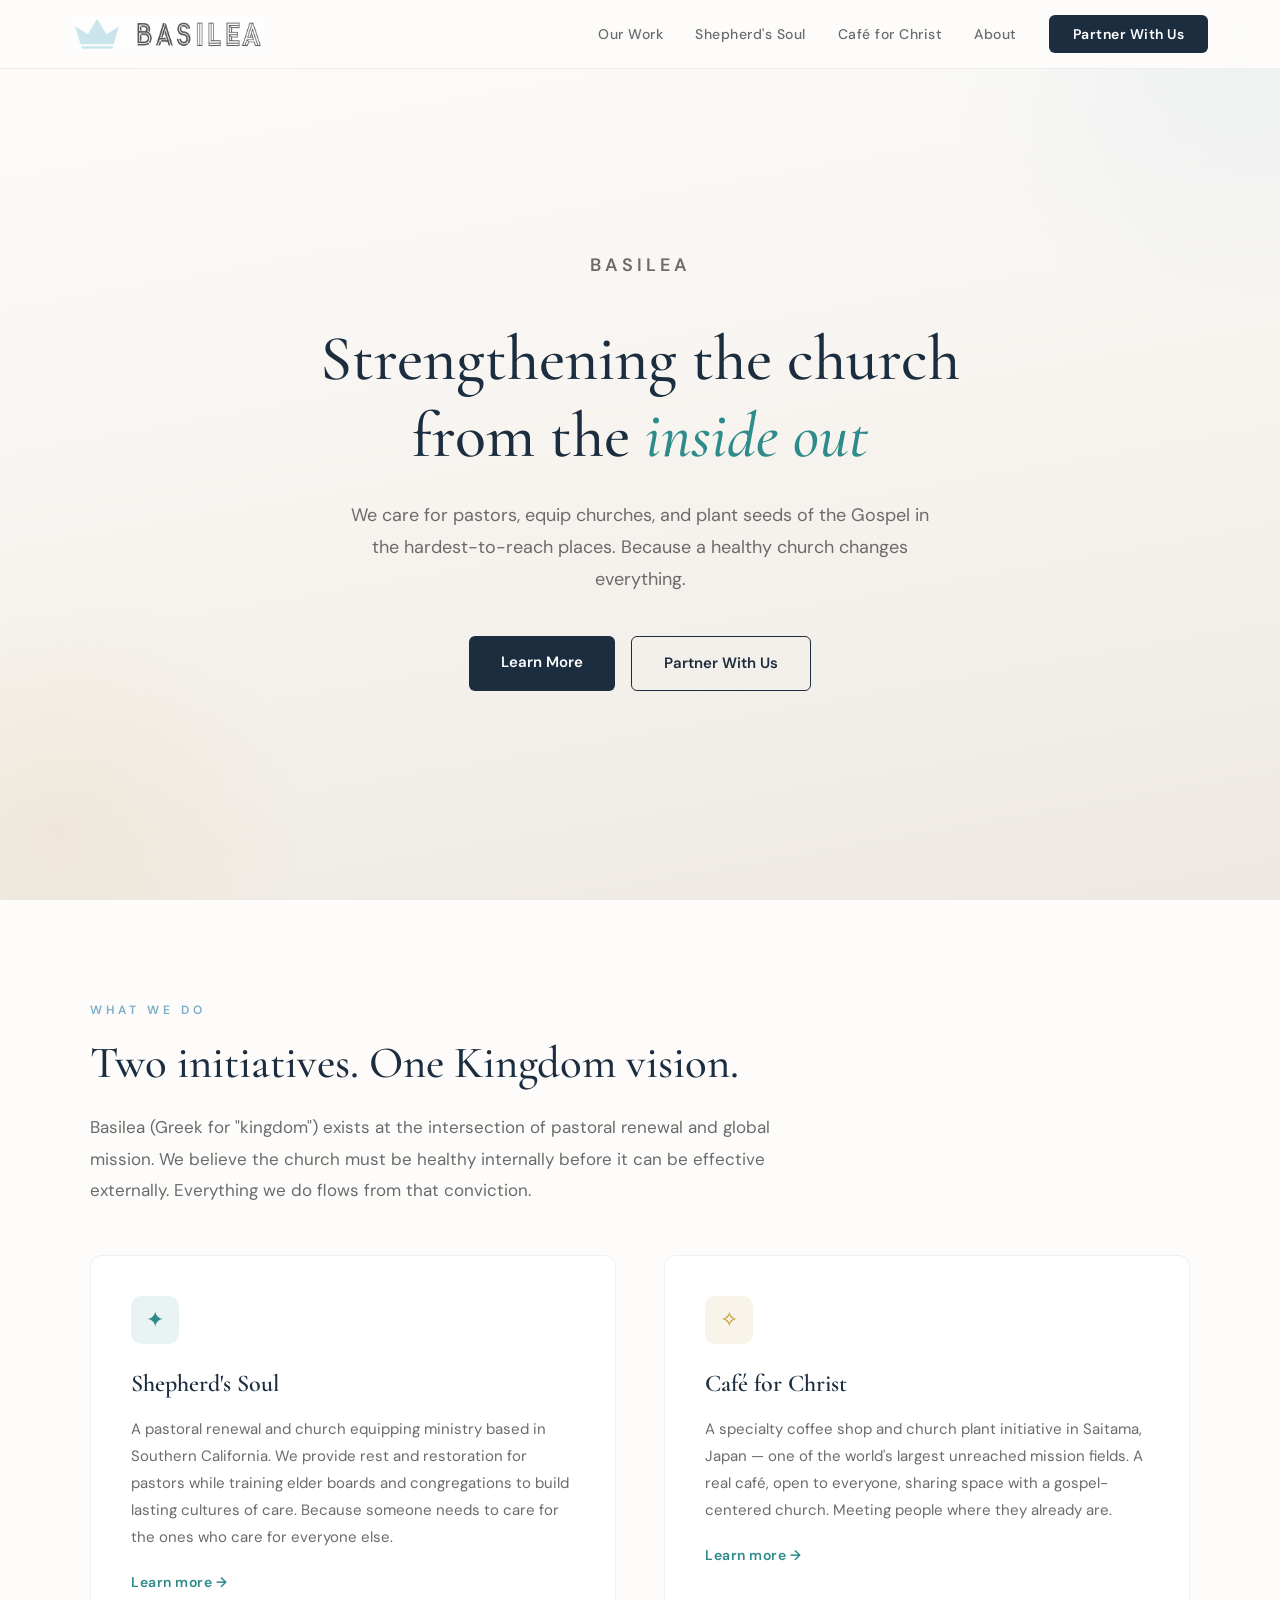
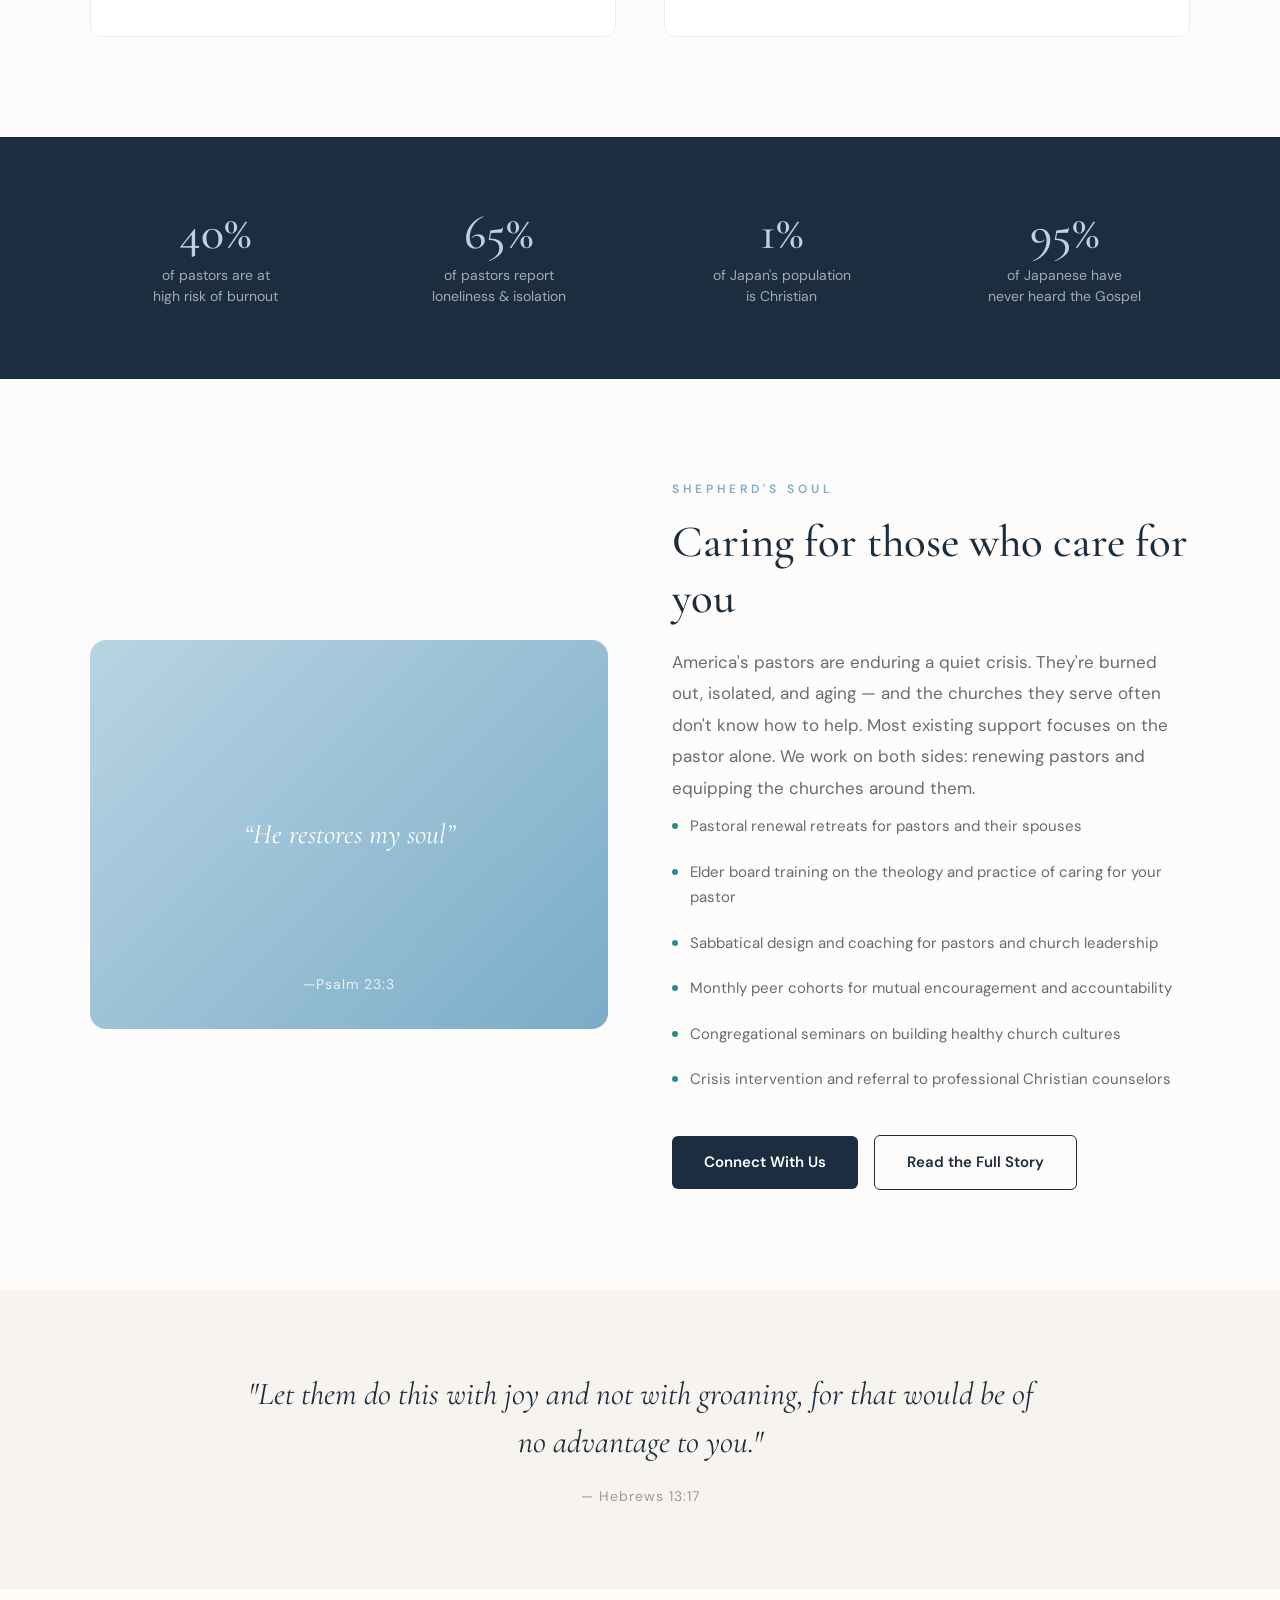
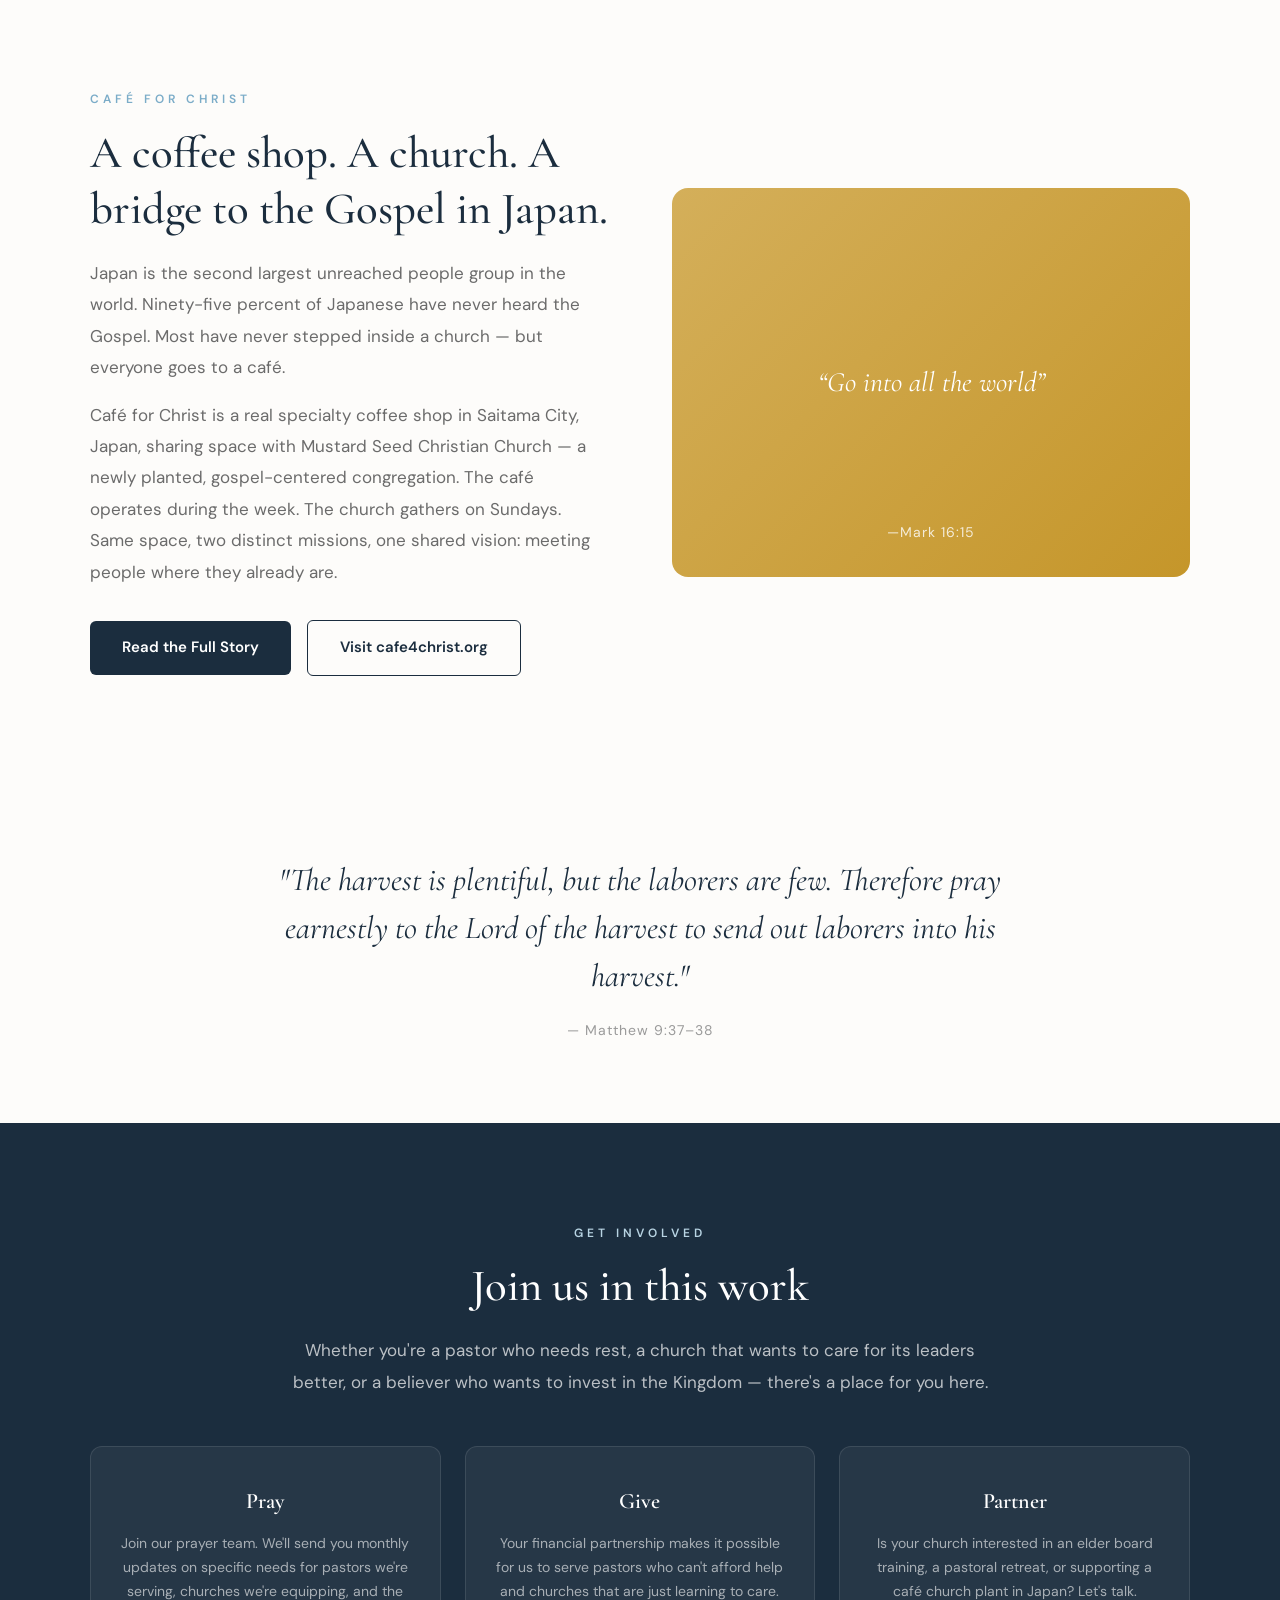
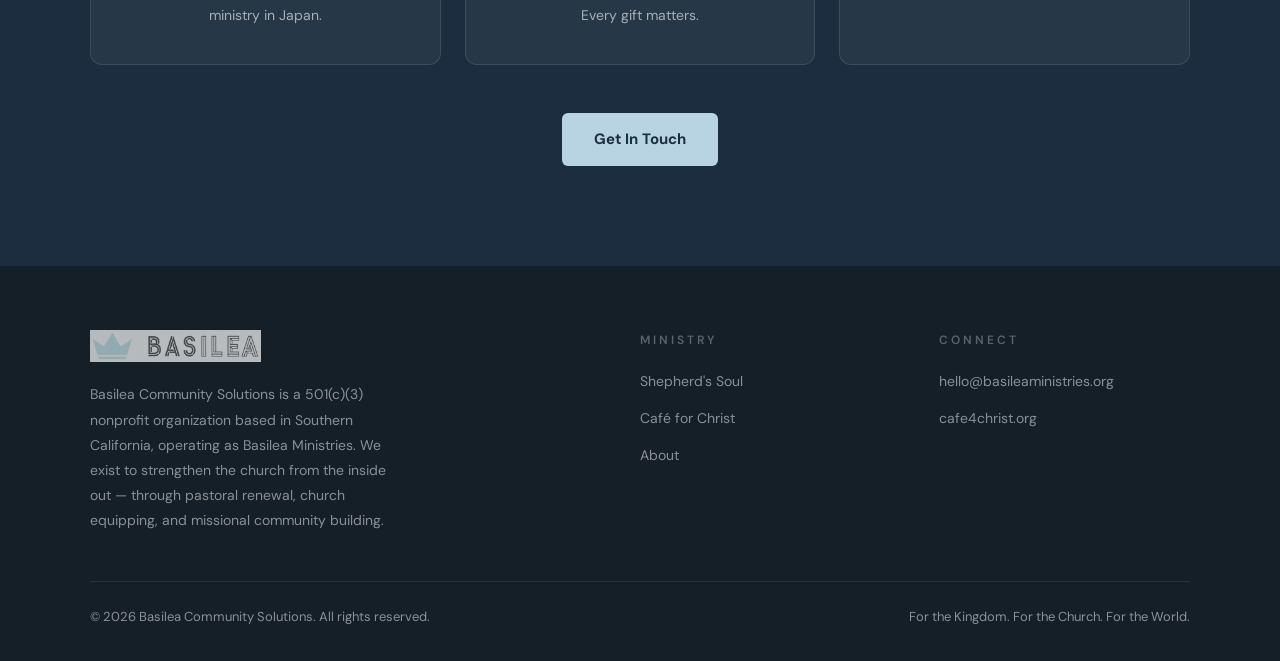
<file: index.html>
<!DOCTYPE html>
<html lang="en">
<head>
<meta charset="UTF-8">
<meta name="viewport" content="width=device-width, initial-scale=1.0">
<title>Basilea Ministries — For the Kingdom. For the Church. For the World.</title>
<meta name="description" content="Basilea Ministries exists to strengthen the church from the inside out through pastoral renewal, church equipping, and missional community building.">
<link rel="icon" type="image/png" href="basilea-logo.png">
<link rel="preconnect" href="https://fonts.googleapis.com">
<link rel="preconnect" href="https://fonts.gstatic.com" crossorigin>
<link rel="stylesheet" href="styles.css">
<style>
/* Homepage-specific styles */
.hero {
  min-height: 100vh;
  display: flex; align-items: center; justify-content: center;
  text-align: center;
  background: linear-gradient(170deg, var(--cream) 0%, var(--warm) 50%, var(--warm-dark) 100%);
  padding: 120px 32px 80px;
  position: relative; overflow: hidden;
}
.hero::before {
  content: '';
  position: absolute; top: -30%; right: -20%;
  width: 600px; height: 600px;
  background: radial-gradient(circle, rgba(184,212,227,0.2) 0%, transparent 70%);
  border-radius: 50%;
}
.hero::after {
  content: '';
  position: absolute; bottom: -20%; left: -15%;
  width: 500px; height: 500px;
  background: radial-gradient(circle, rgba(197,150,42,0.08) 0%, transparent 70%);
  border-radius: 50%;
}
.hero-content { max-width: 800px; position: relative; z-index: 1; }
.hero-tagline {
  font-family: var(--sans); font-size: 12px; font-weight: 600;
  letter-spacing: 4px; text-transform: uppercase; color: var(--crown-deep);
  margin-bottom: 24px;
  opacity: 0; animation: fadeUp 0.8s 0.2s forwards;
}
.hero h1 {
  font-family: var(--serif); font-weight: 500;
  font-size: clamp(2.4rem, 5vw, 4rem);
  line-height: 1.2; color: var(--navy);
  margin-bottom: 24px;
  opacity: 0; animation: fadeUp 0.8s 0.4s forwards;
}
.hero h1 em { font-style: italic; color: var(--teal); }
.hero p {
  font-size: 18px; color: var(--text-light);
  max-width: 600px; margin: 0 auto 40px; line-height: 1.8;
  opacity: 0; animation: fadeUp 0.8s 0.6s forwards;
}
.hero-buttons {
  display: flex; gap: 16px; justify-content: center; flex-wrap: wrap;
  opacity: 0; animation: fadeUp 0.8s 0.8s forwards;
}
.ss-layout, .cafe-layout {
  display: grid; grid-template-columns: 1fr 1fr; gap: 64px; align-items: center;
}
.ss-image, .cafe-image {
  border-radius: 16px; aspect-ratio: 4/3;
  display: flex; align-items: center; justify-content: center;
  color: var(--white); font-family: var(--serif);
  font-size: 20px; font-style: italic; text-align: center;
  padding: 40px; position: relative; overflow: hidden;
}
.ss-image { background: linear-gradient(135deg, var(--crown) 0%, var(--crown-deep) 100%); }
.ss-image::before { content: '\201CHe restores my soul\201D'; display: block; font-size: 28px; line-height: 1.4; }
.ss-image::after { content: '\2014 Psalm 23:3'; position: absolute; bottom: 32px; font-size: 14px; font-style: normal; opacity: 0.8; font-family: var(--sans); letter-spacing: 1px; }
.cafe-image { background: linear-gradient(135deg, var(--gold-soft) 0%, var(--gold) 100%); }
.cafe-image::before { content: '\201CGo into all the world\201D'; display: block; font-size: 28px; line-height: 1.4; }
.cafe-image::after { content: '\2014 Mark 16:15'; position: absolute; bottom: 32px; font-size: 14px; font-style: normal; opacity: 0.8; font-family: var(--sans); letter-spacing: 1px; }
.ss-features { list-style: none; margin-bottom: 32px; }
.ss-features li {
  padding: 10px 0; font-size: 15px; color: var(--text-light);
  display: flex; align-items: flex-start; gap: 12px;
}
.ss-features li::before {
  content: ''; display: block; min-width: 6px; height: 6px;
  border-radius: 50%; background: var(--teal); margin-top: 9px;
}
@media (max-width: 768px) {
  .ss-layout, .cafe-layout { grid-template-columns: 1fr; }
  .cafe-layout .cafe-image { order: -1; }
}
</style>
</head>
<body>

<!-- NAV -->
<nav>
  <div class="nav-inner">
    <a href="#" class="logo-mark">
      <img src="basilea-logo.png" alt="Basilea Ministries">
    </a>
    <button class="nav-toggle" onclick="document.querySelector('.nav-links').classList.toggle('open')" aria-label="Menu">
      <span></span><span></span><span></span>
    </button>
    <ul class="nav-links">
      <li><a href="#about">Our Work</a></li>
      <li><a href="shepherds-soul.html">Shepherd's Soul</a></li>
      <li><a href="cafe-for-christ.html">Café for Christ</a></li>
      <li><a href="about.html">About</a></li>
      <li><a href="#involve" class="btn-nav">Partner With Us</a></li>
    </ul>
  </div>
</nav>

<!-- HERO -->
<section class="hero">
  <div class="hero-content">
    <p class="hero-tagline">Basilea</p>
    <h1>Strengthening the church<br>from the <em>inside out</em></h1>
    <p>We care for pastors, equip churches, and plant seeds of the Gospel in the hardest-to-reach places. Because a healthy church changes everything.</p>
    <div class="hero-buttons">
      <a href="#about" class="btn btn-primary">Learn More</a>
      <a href="#involve" class="btn btn-outline">Partner With Us</a>
    </div>
  </div>
</section>

<!-- ABOUT -->
<section class="about" id="about">
  <div class="container fade-in">
    <p class="section-label">What We Do</p>
    <h2 class="section-title">Two initiatives. One Kingdom vision.</h2>
    <p class="section-text">Basilea (Greek for "kingdom") exists at the intersection of pastoral renewal and global mission. We believe the church must be healthy internally before it can be effective externally. Everything we do flows from that conviction.</p>
    <div class="about-grid">
      <div class="about-card">
        <div class="card-icon">✦</div>
        <h3>Shepherd's Soul</h3>
        <p>A pastoral renewal and church equipping ministry based in Southern California. We provide rest and restoration for pastors while training elder boards and congregations to build lasting cultures of care. Because someone needs to care for the ones who care for everyone else.</p>
        <a href="shepherds-soul.html" class="card-link">Learn more →</a>
      </div>
      <div class="about-card">
        <div class="card-icon">✧</div>
        <h3>Café for Christ</h3>
        <p>A specialty coffee shop and church plant initiative in Saitama, Japan — one of the world's largest unreached mission fields. A real café, open to everyone, sharing space with a gospel-centered church. Meeting people where they already are.</p>
        <a href="cafe-for-christ.html" class="card-link">Learn more →</a>
      </div>
    </div>
  </div>
</section>

<!-- STATS -->
<section class="stats-bar">
  <div class="container fade-in">
    <div class="stat-item">
      <div class="stat-number">40%</div>
      <div class="stat-label">of pastors are at<br>high risk of burnout</div>
    </div>
    <div class="stat-item">
      <div class="stat-number">65%</div>
      <div class="stat-label">of pastors report<br>loneliness & isolation</div>
    </div>
    <div class="stat-item">
      <div class="stat-number">1%</div>
      <div class="stat-label">of Japan's population<br>is Christian</div>
    </div>
    <div class="stat-item">
      <div class="stat-number">95%</div>
      <div class="stat-label">of Japanese have<br>never heard the Gospel</div>
    </div>
  </div>
</section>

<!-- SHEPHERD'S SOUL -->
<section class="shepherds-soul" id="shepherds-soul">
  <div class="container">
    <div class="ss-layout fade-in">
      <div class="ss-image"><!-- Psalm 23 visual placeholder --></div>
      <div class="ss-content">
        <p class="section-label">Shepherd's Soul</p>
        <h2 class="section-title">Caring for those who care for you</h2>
        <p class="section-text">America's pastors are enduring a quiet crisis. They're burned out, isolated, and aging — and the churches they serve often don't know how to help. Most existing support focuses on the pastor alone. We work on both sides: renewing pastors and equipping the churches around them.</p>
        <ul class="ss-features">
          <li>Pastoral renewal retreats for pastors and their spouses</li>
          <li>Elder board training on the theology and practice of caring for your pastor</li>
          <li>Sabbatical design and coaching for pastors and church leadership</li>
          <li>Monthly peer cohorts for mutual encouragement and accountability</li>
          <li>Congregational seminars on building healthy church cultures</li>
          <li>Crisis intervention and referral to professional Christian counselors</li>
        </ul>
        <a href="mailto:hello@basileaministries.org" class="btn btn-primary">Connect With Us</a>
        <a href="shepherds-soul.html" class="btn btn-outline" style="margin-left: 12px;">Read the Full Story</a>
      </div>
    </div>
  </div>
</section>

<!-- QUOTE -->
<div class="quote-banner fade-in">
  <blockquote>"Let them do this with joy and not with groaning, for that would be of no advantage to you."</blockquote>
  <cite>— Hebrews 13:17</cite>
</div>

<!-- CAFE FOR CHRIST -->
<section class="cafe" id="cafe">
  <div class="container">
    <div class="cafe-layout fade-in">
      <div class="cafe-content">
        <p class="section-label">Café for Christ</p>
        <h2 class="section-title">A coffee shop. A church. A bridge to the Gospel in Japan.</h2>
        <p class="section-text">Japan is the second largest unreached people group in the world. Ninety-five percent of Japanese have never heard the Gospel. Most have never stepped inside a church — but everyone goes to a café.</p>
        <p class="section-text" style="margin-top: 16px;">Café for Christ is a real specialty coffee shop in Saitama City, Japan, sharing space with Mustard Seed Christian Church — a newly planted, gospel-centered congregation. The café operates during the week. The church gathers on Sundays. Same space, two distinct missions, one shared vision: meeting people where they already are.</p>
        <div style="margin-top: 32px;">
          <a href="cafe-for-christ.html" class="btn btn-primary">Read the Full Story</a>
          <a href="https://cafe4christ.org" target="_blank" class="btn btn-outline" style="margin-left: 12px;">Visit cafe4christ.org</a>
        </div>
      </div>
      <div class="cafe-image"><!-- Mark 16:15 visual placeholder --></div>
    </div>
  </div>
</section>

<!-- QUOTE 2 -->
<div class="quote-banner fade-in" style="background: var(--cream);">
  <blockquote>"The harvest is plentiful, but the laborers are few. Therefore pray earnestly to the Lord of the harvest to send out laborers into his harvest."</blockquote>
  <cite>— Matthew 9:37–38</cite>
</div>

<!-- GET INVOLVED -->
<section class="involve" id="involve">
  <div class="container fade-in">
    <p class="section-label">Get Involved</p>
    <h2 class="section-title">Join us in this work</h2>
    <p class="section-text">Whether you're a pastor who needs rest, a church that wants to care for its leaders better, or a believer who wants to invest in the Kingdom — there's a place for you here.</p>
    <div class="involve-grid">
      <div class="involve-card">
        <h3>Pray</h3>
        <p>Join our prayer team. We'll send you monthly updates on specific needs for pastors we're serving, churches we're equipping, and the ministry in Japan.</p>
      </div>
      <div class="involve-card">
        <h3>Give</h3>
        <p>Your financial partnership makes it possible for us to serve pastors who can't afford help and churches that are just learning to care. Every gift matters.</p>
      </div>
      <div class="involve-card">
        <h3>Partner</h3>
        <p>Is your church interested in an elder board training, a pastoral retreat, or supporting a café church plant in Japan? Let's talk.</p>
      </div>
    </div>
    <a href="mailto:hello@basileaministries.org" class="btn" style="background: var(--crown); color: var(--navy); font-weight: 700;">Get In Touch</a>
  </div>
</section>

<!-- FOOTER -->
<footer>
  <div class="footer-inner">
    <div class="footer-brand">
      <img src="basilea-logo.png" alt="Basilea Ministries" style="height: 32px; opacity: 0.7;">
      <p>Basilea Community Solutions is a 501(c)(3) nonprofit organization based in Southern California, operating as Basilea Ministries. We exist to strengthen the church from the inside out — through pastoral renewal, church equipping, and missional community building.</p>
    </div>
    <div>
      <h4>Ministry</h4>
      <ul>
        <li><a href="shepherds-soul.html">Shepherd's Soul</a></li>
        <li><a href="cafe-for-christ.html">Café for Christ</a></li>
        <li><a href="about.html">About</a></li>
      </ul>
    </div>
    <div>
      <h4>Connect</h4>
      <ul>
        <li><a href="mailto:hello@basileaministries.org">hello@basileaministries.org</a></li>
        <li><a href="https://cafe4christ.org" target="_blank">cafe4christ.org</a></li>
      </ul>
    </div>
  </div>
  <div class="footer-bottom">
    <span>© 2026 Basilea Community Solutions. All rights reserved.</span>
    <span>For the Kingdom. For the Church. For the World.</span>
  </div>
</footer>

<script>
// Scroll-triggered fade-ins
const observer = new IntersectionObserver((entries) => {
  entries.forEach(entry => {
    if (entry.isIntersecting) {
      entry.target.classList.add('visible');
    }
  });
}, { threshold: 0.15, rootMargin: '0px 0px -40px 0px' });

document.querySelectorAll('.fade-in').forEach(el => observer.observe(el));

// Close mobile nav on link click
document.querySelectorAll('.nav-links a').forEach(a => {
  a.addEventListener('click', () => {
    document.querySelector('.nav-links').classList.remove('open');
  });
});
</script>

</body>
</html>
</file>
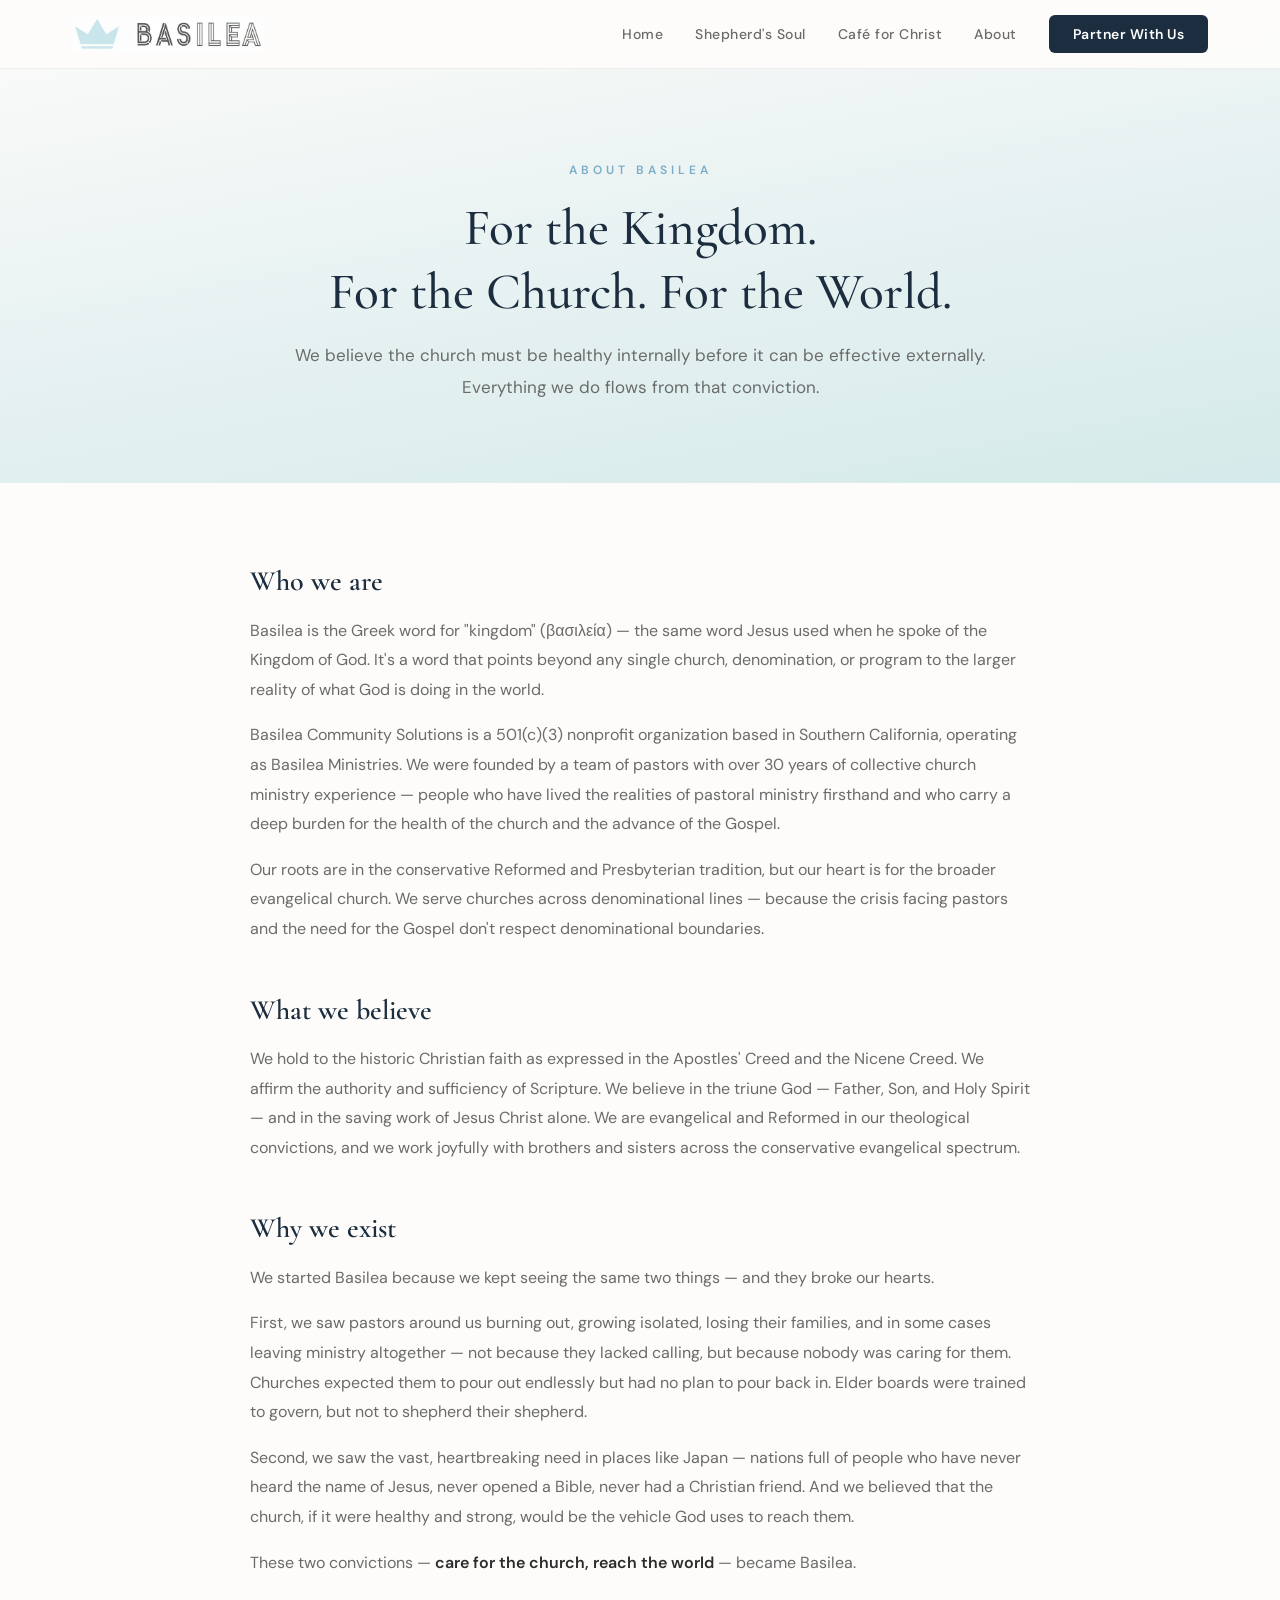
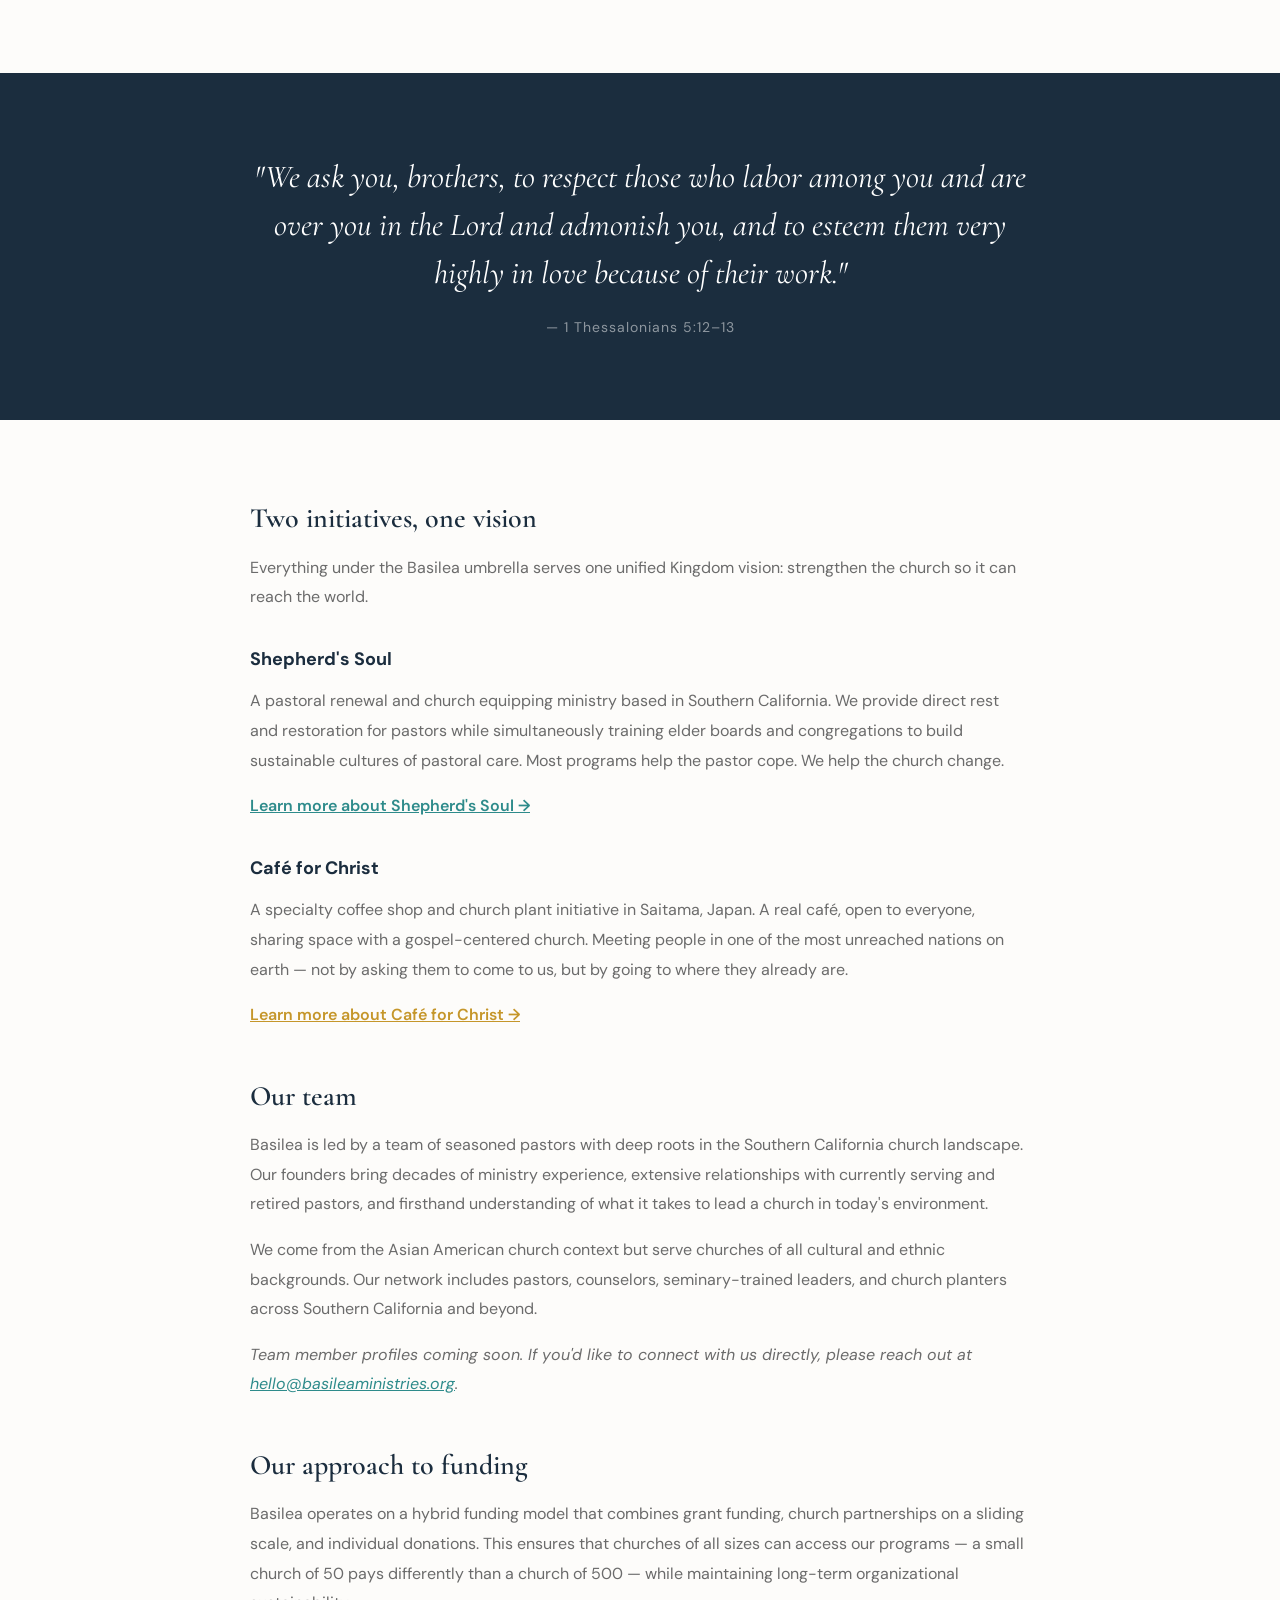
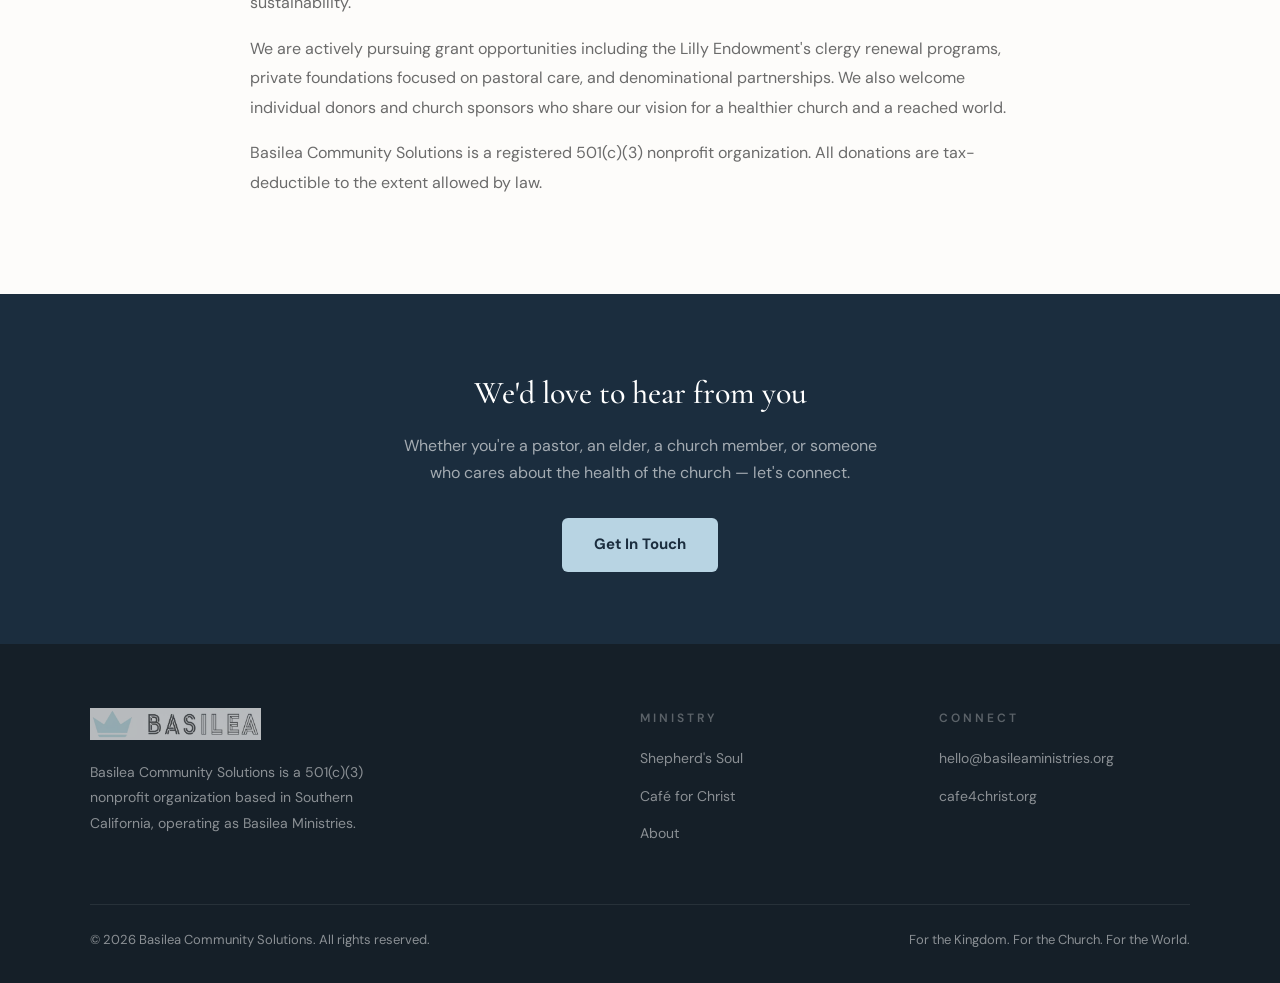
<file: about.html>
<!DOCTYPE html>
<html lang="en">
<head>
<meta charset="UTF-8">
<meta name="viewport" content="width=device-width, initial-scale=1.0">
<title>About — Basilea</title>
<meta name="description" content="Basilea exists to strengthen the church from the inside out. Learn about our team, our vision, and why we do what we do.">
<link rel="icon" type="image/png" href="basilea-logo.png">
<link rel="stylesheet" href="styles.css">
</head>
<body>

<nav>
  <div class="nav-inner">
    <a href="index.html" class="logo-mark">
      <img src="basilea-logo.png" alt="Basilea">
    </a>
    <button class="nav-toggle" onclick="document.querySelector('.nav-links').classList.toggle('open')" aria-label="Menu">
      <span></span><span></span><span></span>
    </button>
    <ul class="nav-links">
      <li><a href="index.html">Home</a></li>
      <li><a href="shepherds-soul.html">Shepherd's Soul</a></li>
      <li><a href="cafe-for-christ.html">Café for Christ</a></li>
      <li><a href="about.html">About</a></li>
      <li><a href="index.html#involve" class="btn-nav">Partner With Us</a></li>
    </ul>
  </div>
</nav>

<!-- HERO -->
<div class="page-hero teal-theme">
  <p class="section-label">About Basilea</p>
  <h1 class="section-title">For the Kingdom.<br>For the Church. For the World.</h1>
  <p class="section-text" style="margin: 0 auto;">We believe the church must be healthy internally before it can be effective externally. Everything we do flows from that conviction.</p>
</div>

<!-- OUR STORY -->
<div class="content-section">
  <div class="prose fade-in">
    <h2>Who we are</h2>
    <p>Basilea is the Greek word for "kingdom" (βασιλεία) — the same word Jesus used when he spoke of the Kingdom of God. It's a word that points beyond any single church, denomination, or program to the larger reality of what God is doing in the world.</p>
    <p>Basilea Community Solutions is a 501(c)(3) nonprofit organization based in Southern California, operating as Basilea Ministries. We were founded by a team of pastors with over 30 years of collective church ministry experience — people who have lived the realities of pastoral ministry firsthand and who carry a deep burden for the health of the church and the advance of the Gospel.</p>
    <p>Our roots are in the conservative Reformed and Presbyterian tradition, but our heart is for the broader evangelical church. We serve churches across denominational lines — because the crisis facing pastors and the need for the Gospel don't respect denominational boundaries.</p>

    <h2>What we believe</h2>
    <p>We hold to the historic Christian faith as expressed in the Apostles' Creed and the Nicene Creed. We affirm the authority and sufficiency of Scripture. We believe in the triune God — Father, Son, and Holy Spirit — and in the saving work of Jesus Christ alone. We are evangelical and Reformed in our theological convictions, and we work joyfully with brothers and sisters across the conservative evangelical spectrum.</p>

    <h2>Why we exist</h2>
    <p>We started Basilea because we kept seeing the same two things — and they broke our hearts.</p>
    <p>First, we saw pastors around us burning out, growing isolated, losing their families, and in some cases leaving ministry altogether — not because they lacked calling, but because nobody was caring for them. Churches expected them to pour out endlessly but had no plan to pour back in. Elder boards were trained to govern, but not to shepherd their shepherd.</p>
    <p>Second, we saw the vast, heartbreaking need in places like Japan — nations full of people who have never heard the name of Jesus, never opened a Bible, never had a Christian friend. And we believed that the church, if it were healthy and strong, would be the vehicle God uses to reach them.</p>
    <p>These two convictions — <strong>care for the church, reach the world</strong> — became Basilea.</p>
  </div>
</div>

<!-- QUOTE -->
<div class="quote-banner navy">
  <blockquote>"We ask you, brothers, to respect those who labor among you and are over you in the Lord and admonish you, and to esteem them very highly in love because of their work."</blockquote>
  <cite>— 1 Thessalonians 5:12–13</cite>
</div>

<!-- TWO INITIATIVES -->
<div class="content-section">
  <div class="prose fade-in">
    <h2>Two initiatives, one vision</h2>
    <p>Everything under the Basilea umbrella serves one unified Kingdom vision: strengthen the church so it can reach the world.</p>

    <h3>Shepherd's Soul</h3>
    <p>A pastoral renewal and church equipping ministry based in Southern California. We provide direct rest and restoration for pastors while simultaneously training elder boards and congregations to build sustainable cultures of pastoral care. Most programs help the pastor cope. We help the church change.</p>
    <p><a href="shepherds-soul.html" style="color: var(--teal); font-weight: 600;">Learn more about Shepherd's Soul →</a></p>

    <h3>Café for Christ</h3>
    <p>A specialty coffee shop and church plant initiative in Saitama, Japan. A real café, open to everyone, sharing space with a gospel-centered church. Meeting people in one of the most unreached nations on earth — not by asking them to come to us, but by going to where they already are.</p>
    <p><a href="cafe-for-christ.html" style="color: var(--gold); font-weight: 600;">Learn more about Café for Christ →</a></p>

    <h2>Our team</h2>
    <p>Basilea is led by a team of seasoned pastors with deep roots in the Southern California church landscape. Our founders bring decades of ministry experience, extensive relationships with currently serving and retired pastors, and firsthand understanding of what it takes to lead a church in today's environment.</p>
    <p>We come from the Asian American church context but serve churches of all cultural and ethnic backgrounds. Our network includes pastors, counselors, seminary-trained leaders, and church planters across Southern California and beyond.</p>
    <p><em>Team member profiles coming soon. If you'd like to connect with us directly, please reach out at <a href="mailto:hello@basileaministries.org" style="color: var(--teal);">hello@basileaministries.org</a>.</em></p>

    <h2>Our approach to funding</h2>
    <p>Basilea operates on a hybrid funding model that combines grant funding, church partnerships on a sliding scale, and individual donations. This ensures that churches of all sizes can access our programs — a small church of 50 pays differently than a church of 500 — while maintaining long-term organizational sustainability.</p>
    <p>We are actively pursuing grant opportunities including the Lilly Endowment's clergy renewal programs, private foundations focused on pastoral care, and denominational partnerships. We also welcome individual donors and church sponsors who share our vision for a healthier church and a reached world.</p>
    <p>Basilea Community Solutions is a registered 501(c)(3) nonprofit organization. All donations are tax-deductible to the extent allowed by law.</p>
  </div>
</div>

<!-- CTA -->
<div class="cta-band">
  <h2>We'd love to hear from you</h2>
  <p>Whether you're a pastor, an elder, a church member, or someone who cares about the health of the church — let's connect.</p>
  <a href="mailto:hello@basileaministries.org" class="btn" style="background: var(--crown); color: var(--navy); font-weight: 700;">Get In Touch</a>
</div>

<!-- FOOTER -->
<footer>
  <div class="footer-inner">
    <div class="footer-brand">
      <img src="basilea-logo.png" alt="Basilea" style="height: 32px; opacity: 0.7;">
      <p>Basilea Community Solutions is a 501(c)(3) nonprofit organization based in Southern California, operating as Basilea Ministries.</p>
    </div>
    <div>
      <h4>Ministry</h4>
      <ul>
        <li><a href="shepherds-soul.html">Shepherd's Soul</a></li>
        <li><a href="cafe-for-christ.html">Café for Christ</a></li>
        <li><a href="about.html">About</a></li>
      </ul>
    </div>
    <div>
      <h4>Connect</h4>
      <ul>
        <li><a href="mailto:hello@basileaministries.org">hello@basileaministries.org</a></li>
        <li><a href="https://cafe4christ.org" target="_blank">cafe4christ.org</a></li>
      </ul>
    </div>
  </div>
  <div class="footer-bottom">
    <span>© 2026 Basilea Community Solutions. All rights reserved.</span>
    <span>For the Kingdom. For the Church. For the World.</span>
  </div>
</footer>

<script>
const observer = new IntersectionObserver((entries) => {
  entries.forEach(entry => { if (entry.isIntersecting) entry.target.classList.add('visible'); });
}, { threshold: 0.1 });
document.querySelectorAll('.fade-in').forEach(el => observer.observe(el));
document.querySelectorAll('.nav-links a').forEach(a => {
  a.addEventListener('click', () => document.querySelector('.nav-links').classList.remove('open'));
});
</script>
</body>
</html>
</file>
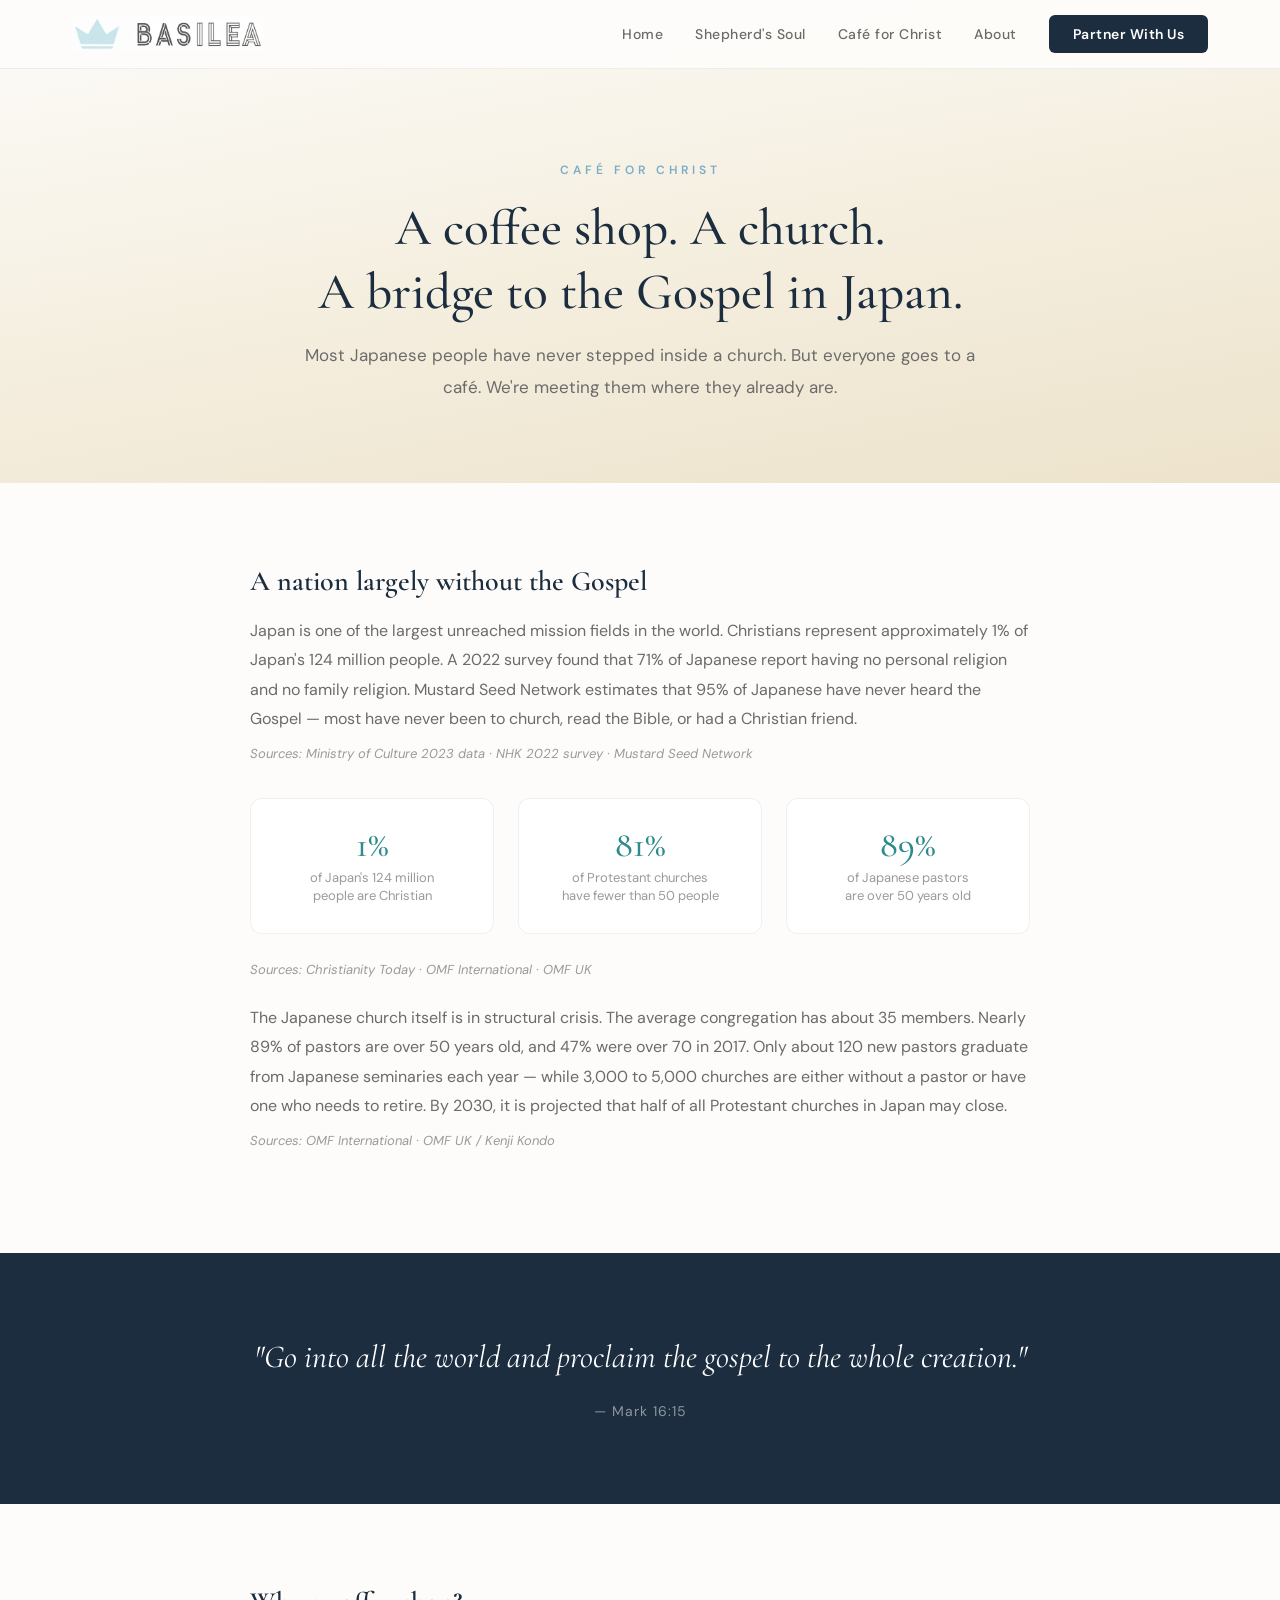
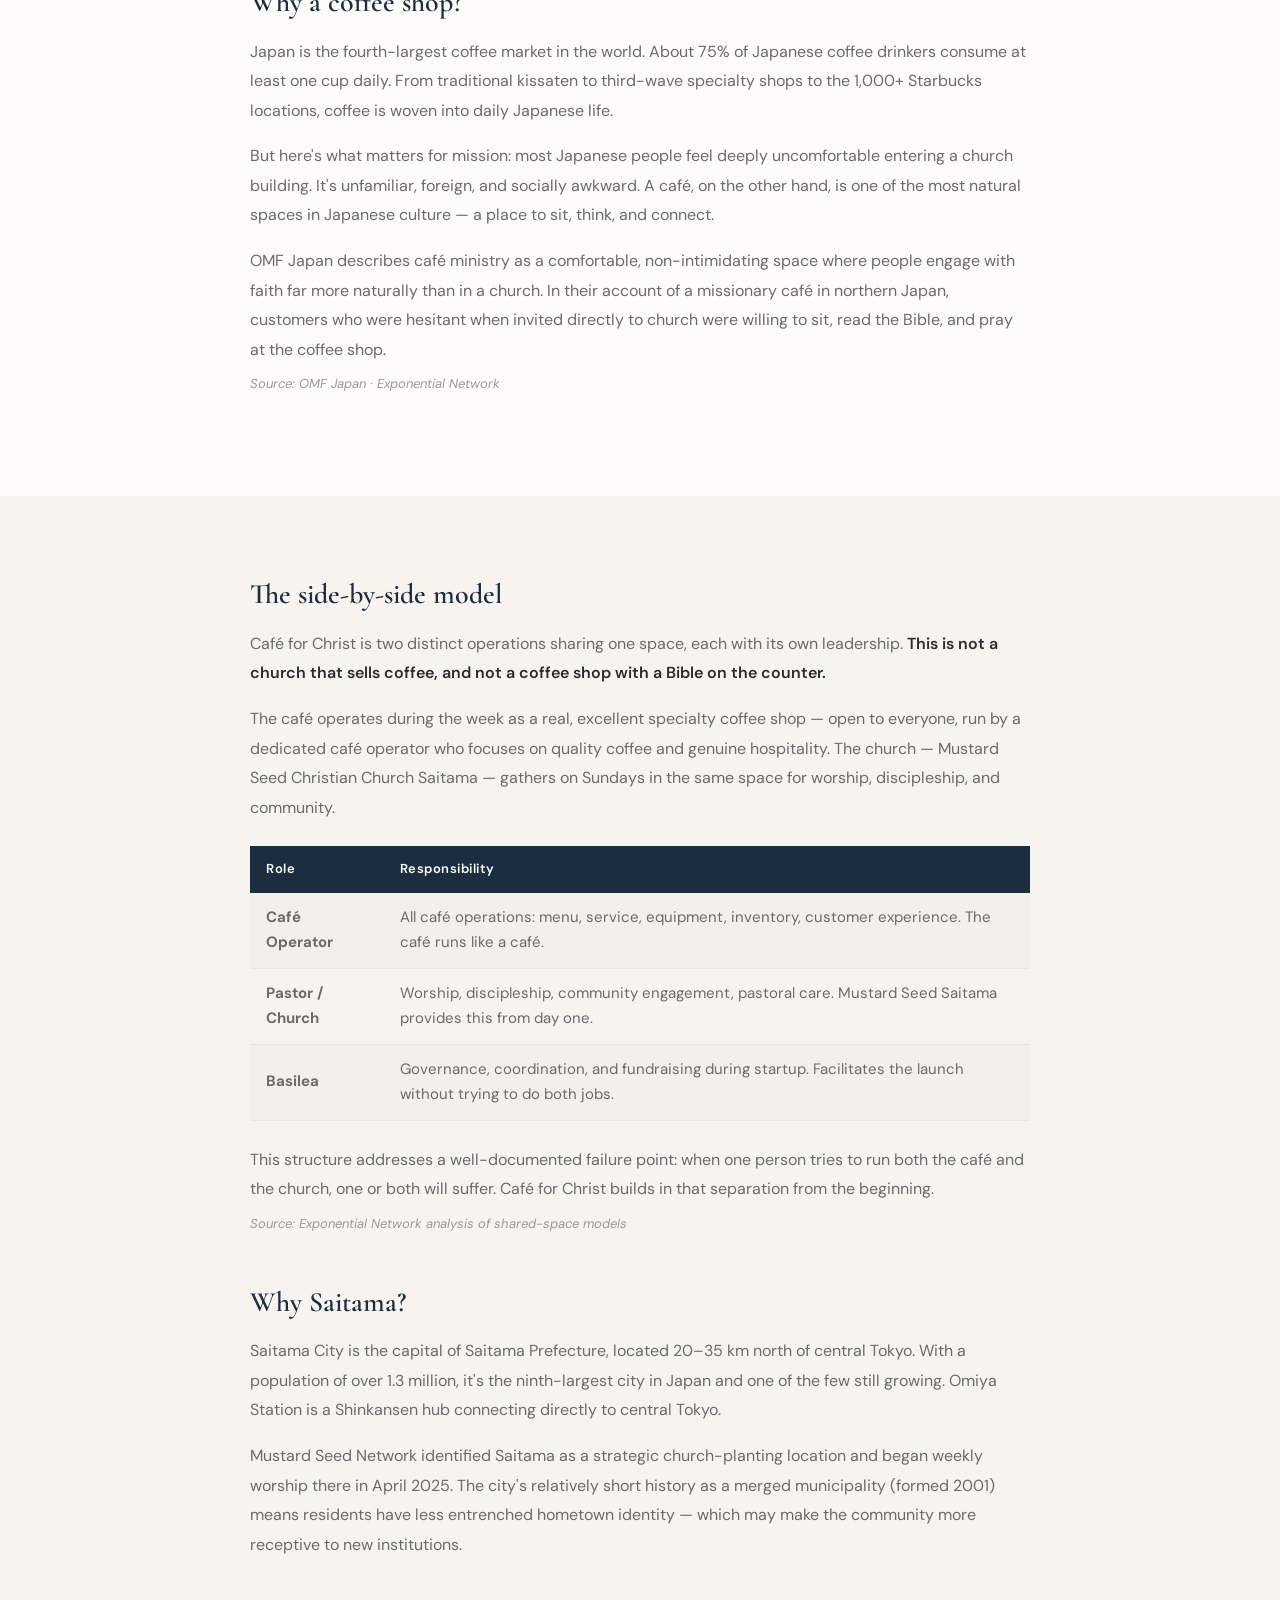
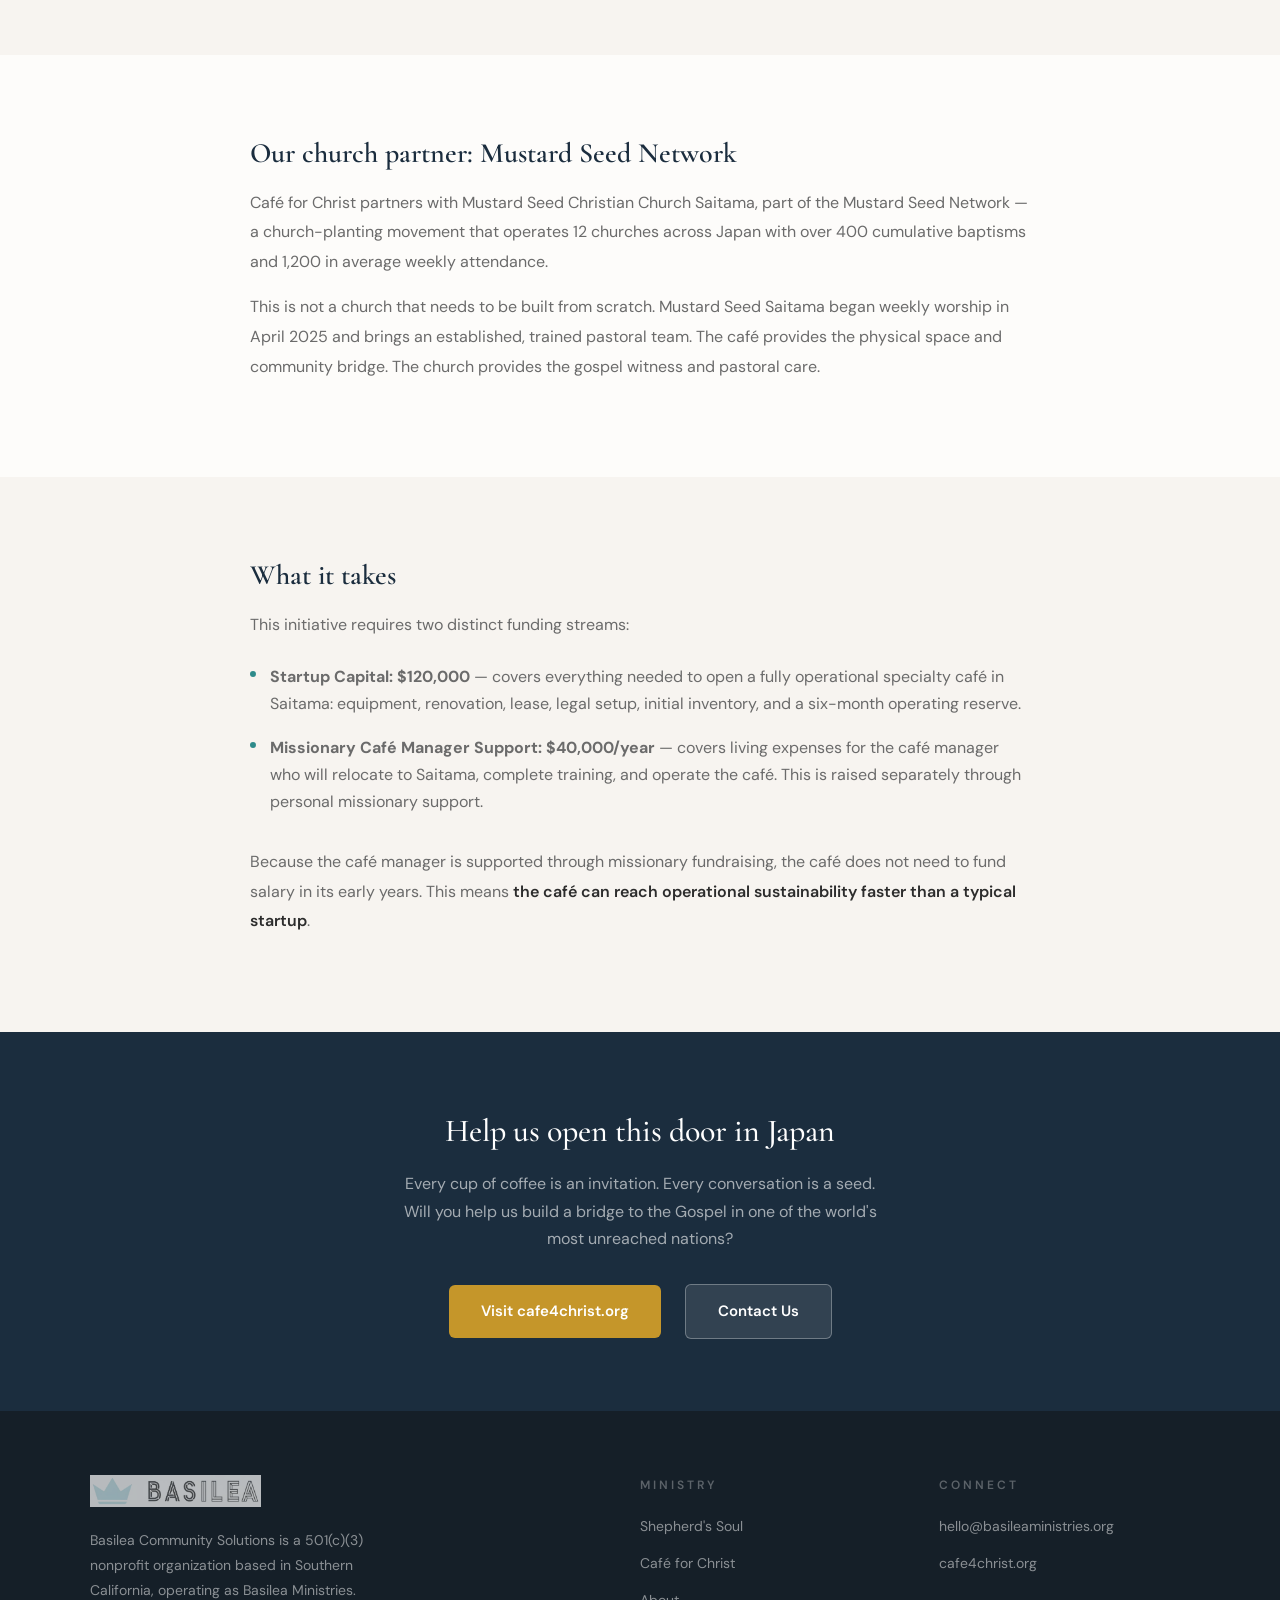
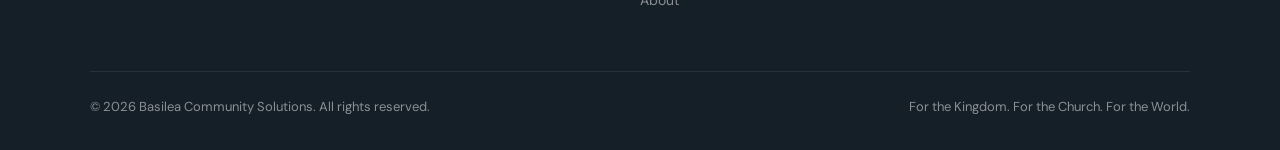
<file: cafe-for-christ.html>
<!DOCTYPE html>
<html lang="en">
<head>
<meta charset="UTF-8">
<meta name="viewport" content="width=device-width, initial-scale=1.0">
<title>Café for Christ — Basilea</title>
<meta name="description" content="A specialty coffee shop and church plant initiative in Saitama, Japan. Meeting people where they already are.">
<link rel="icon" type="image/png" href="basilea-logo.png">
<link rel="stylesheet" href="styles.css">
</head>
<body>

<nav>
  <div class="nav-inner">
    <a href="index.html" class="logo-mark">
      <img src="basilea-logo.png" alt="Basilea">
    </a>
    <button class="nav-toggle" onclick="document.querySelector('.nav-links').classList.toggle('open')" aria-label="Menu">
      <span></span><span></span><span></span>
    </button>
    <ul class="nav-links">
      <li><a href="index.html">Home</a></li>
      <li><a href="shepherds-soul.html">Shepherd's Soul</a></li>
      <li><a href="cafe-for-christ.html">Café for Christ</a></li>
      <li><a href="about.html">About</a></li>
      <li><a href="index.html#involve" class="btn-nav">Partner With Us</a></li>
    </ul>
  </div>
</nav>

<!-- HERO -->
<div class="page-hero gold-theme">
  <p class="section-label">Café for Christ</p>
  <h1 class="section-title">A coffee shop. A church.<br>A bridge to the Gospel in Japan.</h1>
  <p class="section-text" style="margin: 0 auto;">Most Japanese people have never stepped inside a church. But everyone goes to a café. We're meeting them where they already are.</p>
</div>

<!-- THE NEED -->
<div class="content-section">
  <div class="prose fade-in">
    <h2>A nation largely without the Gospel</h2>
    <p>Japan is one of the largest unreached mission fields in the world. Christians represent approximately 1% of Japan's 124 million people. A 2022 survey found that 71% of Japanese report having no personal religion and no family religion. Mustard Seed Network estimates that 95% of Japanese have never heard the Gospel — most have never been to church, read the Bible, or had a Christian friend.</p>
    <p class="source">Sources: Ministry of Culture 2023 data · NHK 2022 survey · Mustard Seed Network</p>

    <div class="stat-row">
      <div class="stat-card">
        <div class="num">1%</div>
        <div class="label">of Japan's 124 million<br>people are Christian</div>
      </div>
      <div class="stat-card">
        <div class="num">81%</div>
        <div class="label">of Protestant churches<br>have fewer than 50 people</div>
      </div>
      <div class="stat-card">
        <div class="num">89%</div>
        <div class="label">of Japanese pastors<br>are over 50 years old</div>
      </div>
    </div>
    <p class="source">Sources: Christianity Today · OMF International · OMF UK</p>

    <p>The Japanese church itself is in structural crisis. The average congregation has about 35 members. Nearly 89% of pastors are over 50 years old, and 47% were over 70 in 2017. Only about 120 new pastors graduate from Japanese seminaries each year — while 3,000 to 5,000 churches are either without a pastor or have one who needs to retire. By 2030, it is projected that half of all Protestant churches in Japan may close.</p>
    <p class="source">Sources: OMF International · OMF UK / Kenji Kondo</p>
  </div>
</div>

<!-- QUOTE -->
<div class="quote-banner navy">
  <blockquote>"Go into all the world and proclaim the gospel to the whole creation."</blockquote>
  <cite>— Mark 16:15</cite>
</div>

<!-- WHY COFFEE -->
<div class="content-section">
  <div class="prose fade-in">
    <h2>Why a coffee shop?</h2>
    <p>Japan is the fourth-largest coffee market in the world. About 75% of Japanese coffee drinkers consume at least one cup daily. From traditional kissaten to third-wave specialty shops to the 1,000+ Starbucks locations, coffee is woven into daily Japanese life.</p>
    <p>But here's what matters for mission: most Japanese people feel deeply uncomfortable entering a church building. It's unfamiliar, foreign, and socially awkward. A café, on the other hand, is one of the most natural spaces in Japanese culture — a place to sit, think, and connect.</p>
    <p>OMF Japan describes café ministry as a comfortable, non-intimidating space where people engage with faith far more naturally than in a church. In their account of a missionary café in northern Japan, customers who were hesitant when invited directly to church were willing to sit, read the Bible, and pray at the coffee shop.</p>
    <p class="source">Source: OMF Japan · Exponential Network</p>
  </div>
</div>

<!-- THE MODEL -->
<div class="content-section">
  <div class="prose fade-in">
    <h2>The side-by-side model</h2>
    <p>Café for Christ is two distinct operations sharing one space, each with its own leadership. <strong>This is not a church that sells coffee, and not a coffee shop with a Bible on the counter.</strong></p>
    <p>The café operates during the week as a real, excellent specialty coffee shop — open to everyone, run by a dedicated café operator who focuses on quality coffee and genuine hospitality. The church — Mustard Seed Christian Church Saitama — gathers on Sundays in the same space for worship, discipleship, and community.</p>

    <table>
      <tr><th>Role</th><th>Responsibility</th></tr>
      <tr><td><strong>Café Operator</strong></td><td>All café operations: menu, service, equipment, inventory, customer experience. The café runs like a café.</td></tr>
      <tr><td><strong>Pastor / Church</strong></td><td>Worship, discipleship, community engagement, pastoral care. Mustard Seed Saitama provides this from day one.</td></tr>
      <tr><td><strong>Basilea</strong></td><td>Governance, coordination, and fundraising during startup. Facilitates the launch without trying to do both jobs.</td></tr>
    </table>

    <p>This structure addresses a well-documented failure point: when one person tries to run both the café and the church, one or both will suffer. Café for Christ builds in that separation from the beginning.</p>
    <p class="source">Source: Exponential Network analysis of shared-space models</p>

    <h2>Why Saitama?</h2>
    <p>Saitama City is the capital of Saitama Prefecture, located 20–35 km north of central Tokyo. With a population of over 1.3 million, it's the ninth-largest city in Japan and one of the few still growing. Omiya Station is a Shinkansen hub connecting directly to central Tokyo.</p>
    <p>Mustard Seed Network identified Saitama as a strategic church-planting location and began weekly worship there in April 2025. The city's relatively short history as a merged municipality (formed 2001) means residents have less entrenched hometown identity — which may make the community more receptive to new institutions.</p>
  </div>
</div>

<!-- THE CHURCH PARTNER -->
<div class="content-section">
  <div class="prose fade-in">
    <h2>Our church partner: Mustard Seed Network</h2>
    <p>Café for Christ partners with Mustard Seed Christian Church Saitama, part of the Mustard Seed Network — a church-planting movement that operates 12 churches across Japan with over 400 cumulative baptisms and 1,200 in average weekly attendance.</p>
    <p>This is not a church that needs to be built from scratch. Mustard Seed Saitama began weekly worship in April 2025 and brings an established, trained pastoral team. The café provides the physical space and community bridge. The church provides the gospel witness and pastoral care.</p>
  </div>
</div>

<!-- FUNDING -->
<div class="content-section">
  <div class="prose fade-in">
    <h2>What it takes</h2>
    <p>This initiative requires two distinct funding streams:</p>
    <ul>
      <li><strong>Startup Capital: $120,000</strong> — covers everything needed to open a fully operational specialty café in Saitama: equipment, renovation, lease, legal setup, initial inventory, and a six-month operating reserve.</li>
      <li><strong>Missionary Café Manager Support: $40,000/year</strong> — covers living expenses for the café manager who will relocate to Saitama, complete training, and operate the café. This is raised separately through personal missionary support.</li>
    </ul>
    <p>Because the café manager is supported through missionary fundraising, the café does not need to fund salary in its early years. This means <strong>the café can reach operational sustainability faster than a typical startup</strong>.</p>
  </div>
</div>

<!-- CTA -->
<div class="cta-band">
  <h2>Help us open this door in Japan</h2>
  <p>Every cup of coffee is an invitation. Every conversation is a seed. Will you help us build a bridge to the Gospel in one of the world's most unreached nations?</p>
  <a href="https://cafe4christ.org" target="_blank" class="btn btn-gold" style="margin-right: 12px;">Visit cafe4christ.org</a>
  <a href="mailto:hello@cafe4christ.org" class="btn" style="background: rgba(255,255,255,0.1); color: var(--white); border: 1px solid rgba(255,255,255,0.3);">Contact Us</a>
</div>

<!-- FOOTER -->
<footer>
  <div class="footer-inner">
    <div class="footer-brand">
      <img src="basilea-logo.png" alt="Basilea" style="height: 32px; opacity: 0.7;">
      <p>Basilea Community Solutions is a 501(c)(3) nonprofit organization based in Southern California, operating as Basilea Ministries.</p>
    </div>
    <div>
      <h4>Ministry</h4>
      <ul>
        <li><a href="shepherds-soul.html">Shepherd's Soul</a></li>
        <li><a href="cafe-for-christ.html">Café for Christ</a></li>
        <li><a href="about.html">About</a></li>
      </ul>
    </div>
    <div>
      <h4>Connect</h4>
      <ul>
        <li><a href="mailto:hello@basileaministries.org">hello@basileaministries.org</a></li>
        <li><a href="https://cafe4christ.org" target="_blank">cafe4christ.org</a></li>
      </ul>
    </div>
  </div>
  <div class="footer-bottom">
    <span>© 2026 Basilea Community Solutions. All rights reserved.</span>
    <span>For the Kingdom. For the Church. For the World.</span>
  </div>
</footer>

<script>
const observer = new IntersectionObserver((entries) => {
  entries.forEach(entry => { if (entry.isIntersecting) entry.target.classList.add('visible'); });
}, { threshold: 0.1 });
document.querySelectorAll('.fade-in').forEach(el => observer.observe(el));
document.querySelectorAll('.nav-links a').forEach(a => {
  a.addEventListener('click', () => document.querySelector('.nav-links').classList.remove('open'));
});
</script>
</body>
</html>
</file>
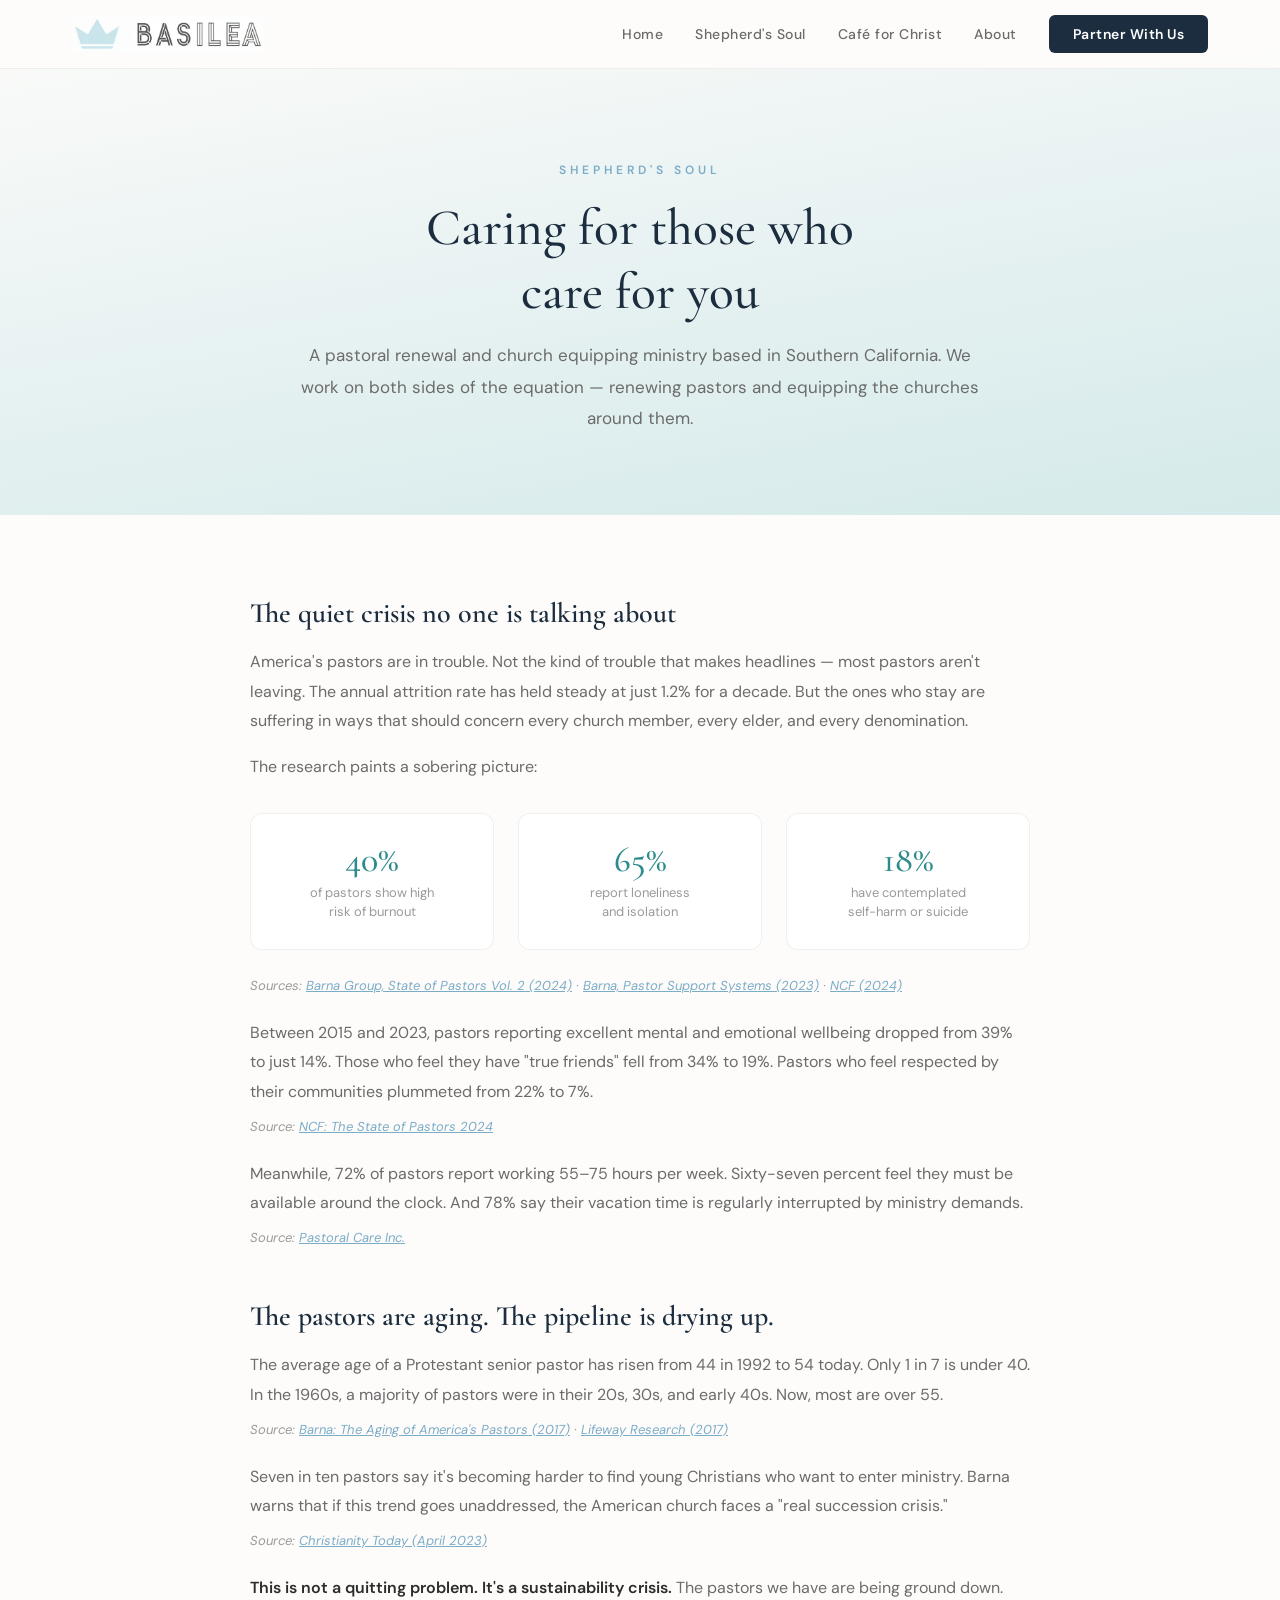
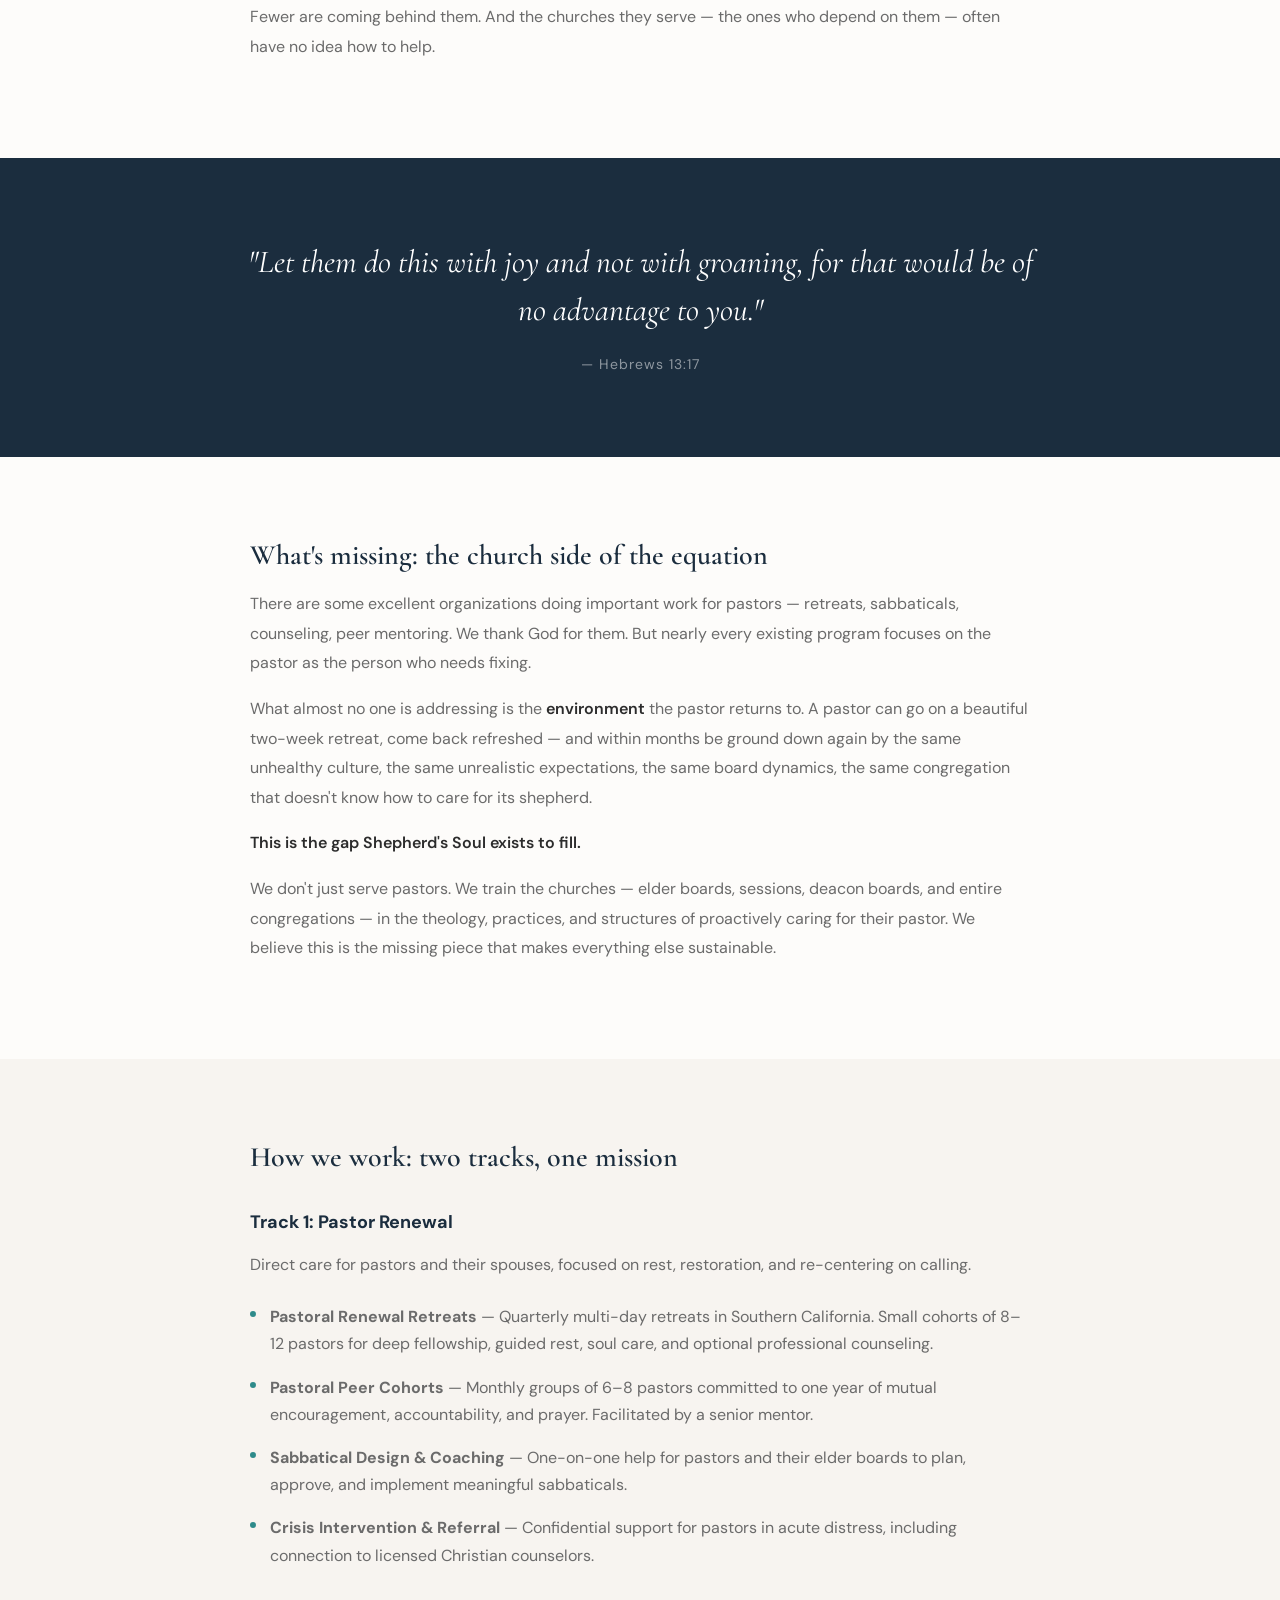
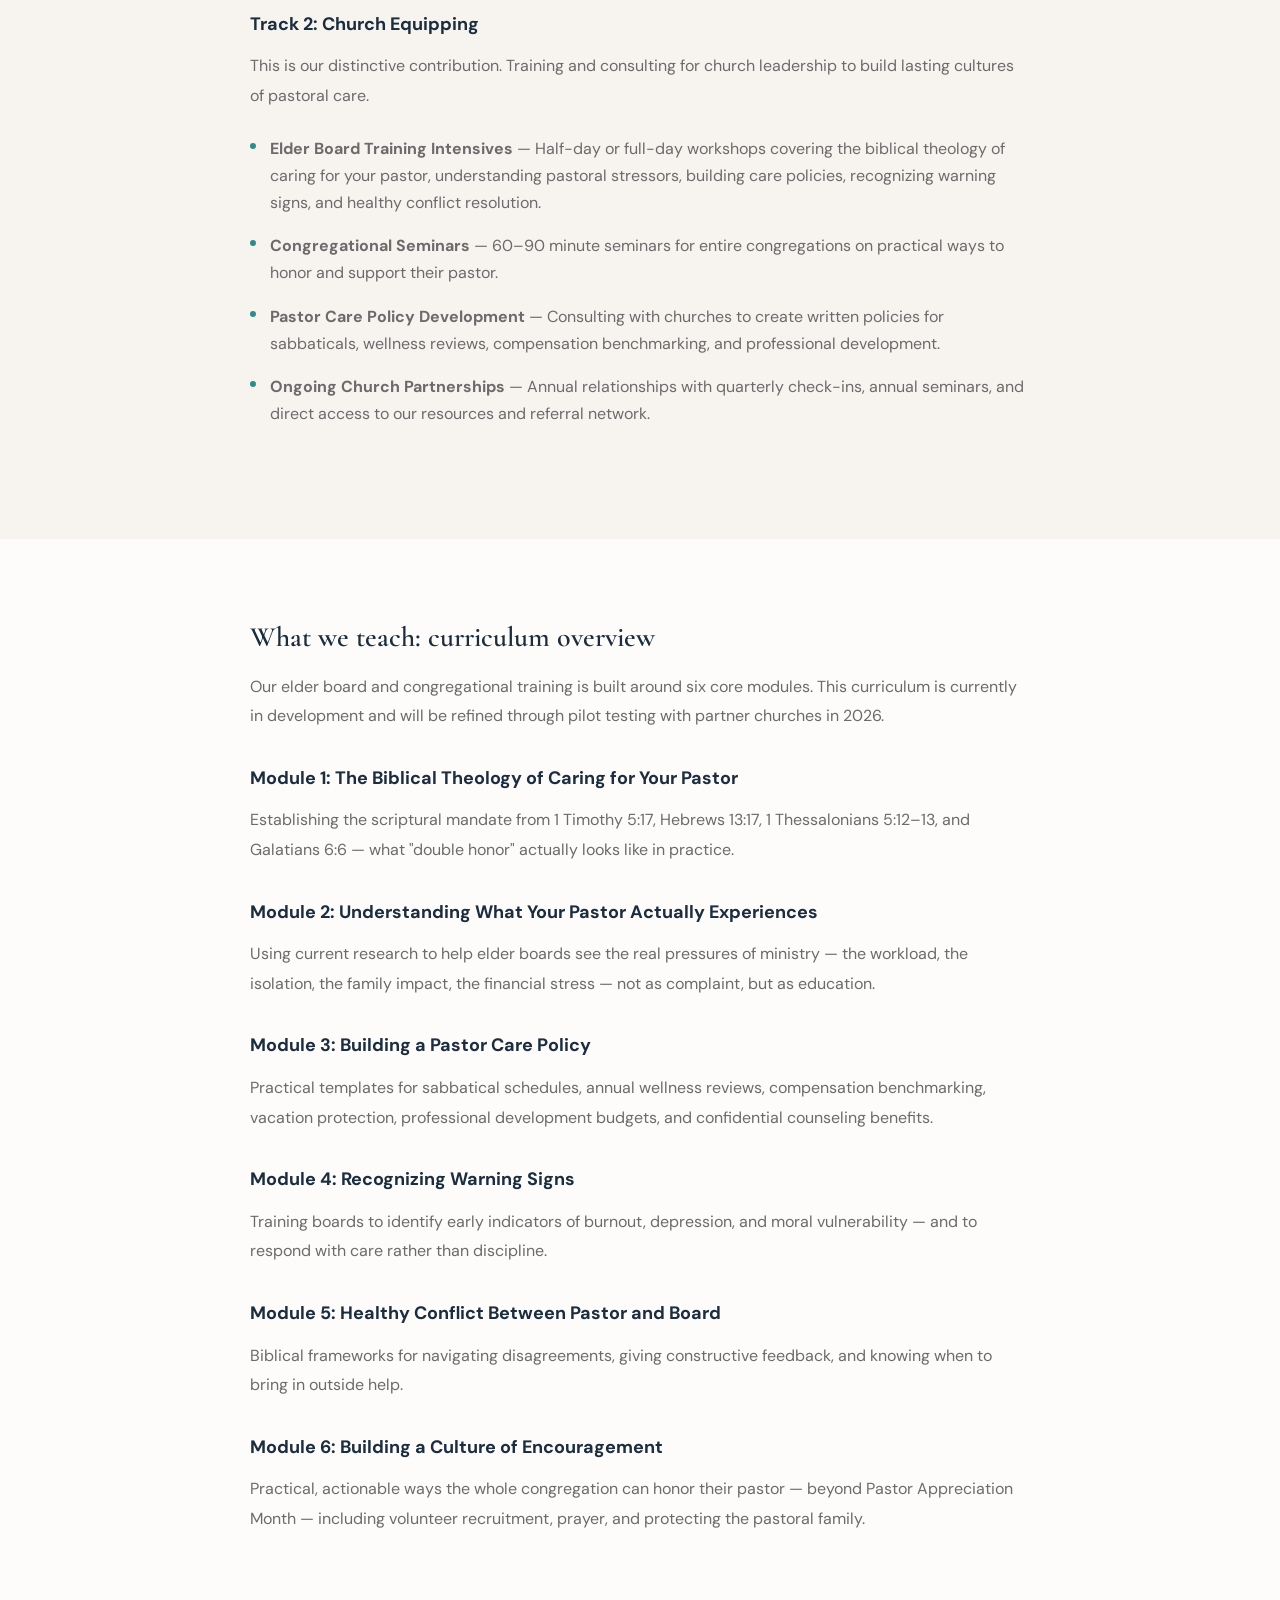
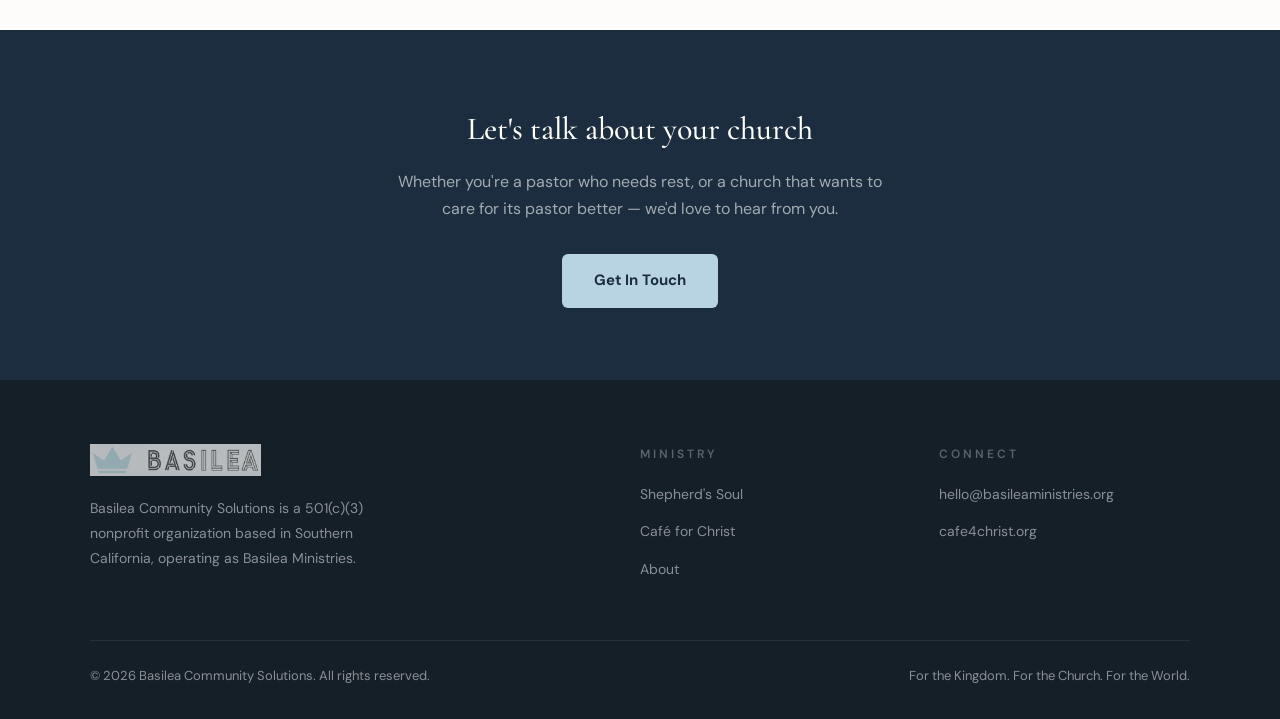
<file: shepherds-soul.html>
<!DOCTYPE html>
<html lang="en">
<head>
<meta charset="UTF-8">
<meta name="viewport" content="width=device-width, initial-scale=1.0">
<title>Shepherd's Soul — Basilea</title>
<meta name="description" content="Shepherd's Soul is a pastoral renewal and church equipping ministry. We care for pastors and train churches to care for theirs.">
<link rel="icon" type="image/png" href="basilea-logo.png">
<link rel="stylesheet" href="styles.css">
</head>
<body>

<nav>
  <div class="nav-inner">
    <a href="index.html" class="logo-mark">
      <img src="basilea-logo.png" alt="Basilea">
    </a>
    <button class="nav-toggle" onclick="document.querySelector('.nav-links').classList.toggle('open')" aria-label="Menu">
      <span></span><span></span><span></span>
    </button>
    <ul class="nav-links">
      <li><a href="index.html">Home</a></li>
      <li><a href="shepherds-soul.html">Shepherd's Soul</a></li>
      <li><a href="cafe-for-christ.html">Café for Christ</a></li>
      <li><a href="about.html">About</a></li>
      <li><a href="index.html#involve" class="btn-nav">Partner With Us</a></li>
    </ul>
  </div>
</nav>

<!-- HERO -->
<div class="page-hero teal-theme">
  <p class="section-label">Shepherd's Soul</p>
  <h1 class="section-title">Caring for those who<br>care for you</h1>
  <p class="section-text" style="margin: 0 auto;">A pastoral renewal and church equipping ministry based in Southern California. We work on both sides of the equation — renewing pastors and equipping the churches around them.</p>
</div>

<!-- THE PROBLEM -->
<div class="content-section">
  <div class="prose fade-in">
    <h2>The quiet crisis no one is talking about</h2>
    <p>America's pastors are in trouble. Not the kind of trouble that makes headlines — most pastors aren't leaving. The annual attrition rate has held steady at just 1.2% for a decade. But the ones who stay are suffering in ways that should concern every church member, every elder, and every denomination.</p>
    <p>The research paints a sobering picture:</p>

    <div class="stat-row">
      <div class="stat-card">
        <div class="num">40%</div>
        <div class="label">of pastors show high<br>risk of burnout</div>
      </div>
      <div class="stat-card">
        <div class="num">65%</div>
        <div class="label">report loneliness<br>and isolation</div>
      </div>
      <div class="stat-card">
        <div class="num">18%</div>
        <div class="label">have contemplated<br>self-harm or suicide</div>
      </div>
    </div>
    <p class="source">Sources: <a href="https://www.barna.com/research/hopeful-increases-pastors/" target="_blank">Barna Group, State of Pastors Vol. 2 (2024)</a> · <a href="https://www.barna.com/research/pastor-support-systems/" target="_blank">Barna, Pastor Support Systems (2023)</a> · <a href="https://www.ncfgiving.com/stories/the-state-of-pastors/" target="_blank">NCF (2024)</a></p>

    <p>Between 2015 and 2023, pastors reporting excellent mental and emotional wellbeing dropped from 39% to just 14%. Those who feel they have "true friends" fell from 34% to 19%. Pastors who feel respected by their communities plummeted from 22% to 7%.</p>
    <p class="source">Source: <a href="https://www.ncfgiving.com/stories/the-state-of-pastors/" target="_blank">NCF: The State of Pastors 2024</a></p>

    <p>Meanwhile, 72% of pastors report working 55–75 hours per week. Sixty-seven percent feel they must be available around the clock. And 78% say their vacation time is regularly interrupted by ministry demands.</p>
    <p class="source">Source: <a href="https://www.pastoralcareinc.com/statistics/" target="_blank">Pastoral Care Inc.</a></p>

    <h2>The pastors are aging. The pipeline is drying up.</h2>
    <p>The average age of a Protestant senior pastor has risen from 44 in 1992 to 54 today. Only 1 in 7 is under 40. In the 1960s, a majority of pastors were in their 20s, 30s, and early 40s. Now, most are over 55.</p>
    <p class="source">Source: <a href="https://www.barna.com/research/aging-americas-pastors/" target="_blank">Barna: The Aging of America's Pastors (2017)</a> · <a href="https://research.lifeway.com/2017/03/09/how-old-are-americas-pastors/" target="_blank">Lifeway Research (2017)</a></p>

    <p>Seven in ten pastors say it's becoming harder to find young Christians who want to enter ministry. Barna warns that if this trend goes unaddressed, the American church faces a "real succession crisis."</p>
    <p class="source">Source: <a href="https://www.christianitytoday.com/2023/04/pastor-succession-church-next-generation-leader-barna-surve/" target="_blank">Christianity Today (April 2023)</a></p>

    <p><strong>This is not a quitting problem. It's a sustainability crisis.</strong> The pastors we have are being ground down. Fewer are coming behind them. And the churches they serve — the ones who depend on them — often have no idea how to help.</p>
  </div>
</div>

<!-- QUOTE -->
<div class="quote-banner navy">
  <blockquote>"Let them do this with joy and not with groaning, for that would be of no advantage to you."</blockquote>
  <cite>— Hebrews 13:17</cite>
</div>

<!-- THE GAP -->
<div class="content-section">
  <div class="prose fade-in">
    <h2>What's missing: the church side of the equation</h2>
    <p>There are some excellent organizations doing important work for pastors — retreats, sabbaticals, counseling, peer mentoring. We thank God for them. But nearly every existing program focuses on the pastor as the person who needs fixing.</p>
    <p>What almost no one is addressing is the <strong>environment</strong> the pastor returns to. A pastor can go on a beautiful two-week retreat, come back refreshed — and within months be ground down again by the same unhealthy culture, the same unrealistic expectations, the same board dynamics, the same congregation that doesn't know how to care for its shepherd.</p>
    <p><strong>This is the gap Shepherd's Soul exists to fill.</strong></p>
    <p>We don't just serve pastors. We train the churches — elder boards, sessions, deacon boards, and entire congregations — in the theology, practices, and structures of proactively caring for their pastor. We believe this is the missing piece that makes everything else sustainable.</p>
  </div>
</div>

<!-- OUR APPROACH -->
<div class="content-section">
  <div class="prose fade-in">
    <h2>How we work: two tracks, one mission</h2>

    <h3>Track 1: Pastor Renewal</h3>
    <p>Direct care for pastors and their spouses, focused on rest, restoration, and re-centering on calling.</p>
    <ul>
      <li><strong>Pastoral Renewal Retreats</strong> — Quarterly multi-day retreats in Southern California. Small cohorts of 8–12 pastors for deep fellowship, guided rest, soul care, and optional professional counseling.</li>
      <li><strong>Pastoral Peer Cohorts</strong> — Monthly groups of 6–8 pastors committed to one year of mutual encouragement, accountability, and prayer. Facilitated by a senior mentor.</li>
      <li><strong>Sabbatical Design & Coaching</strong> — One-on-one help for pastors and their elder boards to plan, approve, and implement meaningful sabbaticals.</li>
      <li><strong>Crisis Intervention & Referral</strong> — Confidential support for pastors in acute distress, including connection to licensed Christian counselors.</li>
    </ul>

    <h3>Track 2: Church Equipping</h3>
    <p>This is our distinctive contribution. Training and consulting for church leadership to build lasting cultures of pastoral care.</p>
    <ul>
      <li><strong>Elder Board Training Intensives</strong> — Half-day or full-day workshops covering the biblical theology of caring for your pastor, understanding pastoral stressors, building care policies, recognizing warning signs, and healthy conflict resolution.</li>
      <li><strong>Congregational Seminars</strong> — 60–90 minute seminars for entire congregations on practical ways to honor and support their pastor.</li>
      <li><strong>Pastor Care Policy Development</strong> — Consulting with churches to create written policies for sabbaticals, wellness reviews, compensation benchmarking, and professional development.</li>
      <li><strong>Ongoing Church Partnerships</strong> — Annual relationships with quarterly check-ins, annual seminars, and direct access to our resources and referral network.</li>
    </ul>
  </div>
</div>

<!-- CURRICULUM PREVIEW -->
<div class="content-section">
  <div class="prose fade-in">
    <h2>What we teach: curriculum overview</h2>
    <p>Our elder board and congregational training is built around six core modules. This curriculum is currently in development and will be refined through pilot testing with partner churches in 2026.</p>

    <h3>Module 1: The Biblical Theology of Caring for Your Pastor</h3>
    <p>Establishing the scriptural mandate from 1 Timothy 5:17, Hebrews 13:17, 1 Thessalonians 5:12–13, and Galatians 6:6 — what "double honor" actually looks like in practice.</p>

    <h3>Module 2: Understanding What Your Pastor Actually Experiences</h3>
    <p>Using current research to help elder boards see the real pressures of ministry — the workload, the isolation, the family impact, the financial stress — not as complaint, but as education.</p>

    <h3>Module 3: Building a Pastor Care Policy</h3>
    <p>Practical templates for sabbatical schedules, annual wellness reviews, compensation benchmarking, vacation protection, professional development budgets, and confidential counseling benefits.</p>

    <h3>Module 4: Recognizing Warning Signs</h3>
    <p>Training boards to identify early indicators of burnout, depression, and moral vulnerability — and to respond with care rather than discipline.</p>

    <h3>Module 5: Healthy Conflict Between Pastor and Board</h3>
    <p>Biblical frameworks for navigating disagreements, giving constructive feedback, and knowing when to bring in outside help.</p>

    <h3>Module 6: Building a Culture of Encouragement</h3>
    <p>Practical, actionable ways the whole congregation can honor their pastor — beyond Pastor Appreciation Month — including volunteer recruitment, prayer, and protecting the pastoral family.</p>
  </div>
</div>

<!-- CTA -->
<div class="cta-band">
  <h2>Let's talk about your church</h2>
  <p>Whether you're a pastor who needs rest, or a church that wants to care for its pastor better — we'd love to hear from you.</p>
  <a href="mailto:hello@basileaministries.org" class="btn" style="background: var(--crown); color: var(--navy); font-weight: 700;">Get In Touch</a>
</div>

<!-- FOOTER -->
<footer>
  <div class="footer-inner">
    <div class="footer-brand">
      <img src="basilea-logo.png" alt="Basilea" style="height: 32px; opacity: 0.7;">
      <p>Basilea Community Solutions is a 501(c)(3) nonprofit organization based in Southern California, operating as Basilea Ministries.</p>
    </div>
    <div>
      <h4>Ministry</h4>
      <ul>
        <li><a href="shepherds-soul.html">Shepherd's Soul</a></li>
        <li><a href="cafe-for-christ.html">Café for Christ</a></li>
        <li><a href="about.html">About</a></li>
      </ul>
    </div>
    <div>
      <h4>Connect</h4>
      <ul>
        <li><a href="mailto:hello@basileaministries.org">hello@basileaministries.org</a></li>
        <li><a href="https://cafe4christ.org" target="_blank">cafe4christ.org</a></li>
      </ul>
    </div>
  </div>
  <div class="footer-bottom">
    <span>© 2026 Basilea Community Solutions. All rights reserved.</span>
    <span>For the Kingdom. For the Church. For the World.</span>
  </div>
</footer>

<script>
const observer = new IntersectionObserver((entries) => {
  entries.forEach(entry => { if (entry.isIntersecting) entry.target.classList.add('visible'); });
}, { threshold: 0.1 });
document.querySelectorAll('.fade-in').forEach(el => observer.observe(el));
document.querySelectorAll('.nav-links a').forEach(a => {
  a.addEventListener('click', () => document.querySelector('.nav-links').classList.remove('open'));
});
</script>
</body>
</html>
</file>
<file: styles.css>
@import url('https://fonts.googleapis.com/css2?family=Cormorant+Garamond:ital,wght@0,400;0,500;0,600;0,700;1,400;1,500&family=DM+Sans:ital,wght@0,400;0,500;0,600;0,700;1,400&display=swap');

:root {
  --crown: #B8D4E3;
  --crown-deep: #7BACC8;
  --navy: #1B2D3E;
  --navy-light: #2A4259;
  --warm: #F7F4F0;
  --warm-dark: #EDE8E1;
  --cream: #FDFCFA;
  --text: #2C2C2C;
  --text-light: #6B6B6B;
  --text-lighter: #9A9A9A;
  --gold: #C5962A;
  --gold-soft: #D4AF5A;
  --teal: #2E8B8B;
  --white: #FFFFFF;
  --serif: 'Cormorant Garamond', Georgia, serif;
  --sans: 'DM Sans', -apple-system, sans-serif;
}

* { margin: 0; padding: 0; box-sizing: border-box; }
html { scroll-behavior: smooth; }
body {
  font-family: var(--sans); color: var(--text);
  background: var(--cream); line-height: 1.7;
  -webkit-font-smoothing: antialiased;
}

/* ── NAV ── */
nav {
  position: fixed; top: 0; left: 0; right: 0; z-index: 100;
  background: rgba(253,252,250,0.95);
  backdrop-filter: blur(12px);
  border-bottom: 1px solid rgba(0,0,0,0.06);
}
nav .nav-inner {
  max-width: 1200px; margin: 0 auto;
  display: flex; align-items: center; justify-content: space-between;
  padding: 16px 32px;
}
nav .logo-mark {
  display: flex; align-items: center; gap: 12px;
  text-decoration: none; color: var(--navy);
}
nav .logo-mark img { height: 36px; }
nav .nav-links {
  display: flex; align-items: center; gap: 32px; list-style: none;
}
nav .nav-links a {
  text-decoration: none; color: var(--text-light);
  font-size: 14px; font-weight: 500; letter-spacing: 0.5px; transition: color 0.2s;
}
nav .nav-links a:hover { color: var(--navy); }
nav .nav-links .btn-nav {
  background: var(--navy); color: var(--white);
  padding: 10px 24px; border-radius: 6px; font-weight: 600; transition: all 0.2s;
}
nav .nav-links .btn-nav:hover { background: var(--navy-light); color: var(--white); }
.nav-toggle { display: none; background: none; border: none; cursor: pointer; padding: 8px; }
.nav-toggle span { display: block; width: 22px; height: 2px; background: var(--navy); margin: 5px 0; transition: 0.3s; }

/* ── SHARED ── */
section { padding: 100px 32px; }
.container { max-width: 1100px; margin: 0 auto; }
.container-narrow { max-width: 780px; margin: 0 auto; }
.section-label {
  font-family: var(--sans); font-size: 12px; font-weight: 600;
  letter-spacing: 4px; text-transform: uppercase; color: var(--crown-deep);
  margin-bottom: 16px;
}
.section-title {
  font-family: var(--serif); font-size: clamp(1.8rem, 3.5vw, 2.8rem);
  font-weight: 500; color: var(--navy); line-height: 1.25; margin-bottom: 20px;
}
.section-text {
  font-size: 17px; color: var(--text-light); line-height: 1.85; max-width: 700px;
}

/* ── BUTTONS ── */
.btn {
  display: inline-block; padding: 14px 32px; border-radius: 6px;
  font-family: var(--sans); font-size: 15px; font-weight: 600;
  text-decoration: none; transition: all 0.3s; cursor: pointer; border: none;
}
.btn-primary { background: var(--navy); color: var(--white); }
.btn-primary:hover { background: var(--navy-light); transform: translateY(-1px); }
.btn-outline { background: transparent; color: var(--navy); border: 1.5px solid var(--navy); }
.btn-outline:hover { background: var(--navy); color: var(--white); }
.btn-teal { background: var(--teal); color: var(--white); }
.btn-teal:hover { opacity: 0.9; transform: translateY(-1px); }
.btn-gold { background: var(--gold); color: var(--white); }
.btn-gold:hover { opacity: 0.9; transform: translateY(-1px); }

/* ── PAGE HERO (subpages) ── */
.page-hero {
  padding: 160px 32px 80px;
  text-align: center;
  position: relative; overflow: hidden;
}
.page-hero.teal-theme {
  background: linear-gradient(170deg, var(--cream) 0%, #E8F2F2 50%, #D5EAEA 100%);
}
.page-hero.gold-theme {
  background: linear-gradient(170deg, var(--cream) 0%, #F5EFE0 50%, #EDE3CC 100%);
}
.page-hero .section-title {
  font-size: clamp(2rem, 4vw, 3.2rem);
  max-width: 700px; margin: 0 auto 16px;
}
.page-hero .section-text { margin: 0 auto; }

/* ── CONTENT BLOCKS ── */
.content-section { padding: 80px 32px; }
.content-section:nth-child(even) { background: var(--warm); }
.content-section:nth-child(odd) { background: var(--cream); }

.prose { max-width: 780px; margin: 0 auto; }
.prose h2 {
  font-family: var(--serif); font-size: 28px; font-weight: 600;
  color: var(--navy); margin: 48px 0 16px; line-height: 1.3;
}
.prose h2:first-child { margin-top: 0; }
.prose h3 {
  font-family: var(--sans); font-size: 18px; font-weight: 700;
  color: var(--navy); margin: 32px 0 12px;
}
.prose p {
  font-size: 16px; color: var(--text-light); line-height: 1.85;
  margin-bottom: 16px;
}
.prose p strong { color: var(--text); font-weight: 600; }
.prose ul {
  list-style: none; margin: 16px 0 24px; padding: 0;
}
.prose ul li {
  padding: 8px 0 8px 20px; font-size: 16px; color: var(--text-light);
  line-height: 1.7; position: relative;
}
.prose ul li::before {
  content: ''; position: absolute; left: 0; top: 16px;
  width: 6px; height: 6px; border-radius: 50%; background: var(--teal);
}
.prose .source {
  font-size: 13px; color: var(--text-lighter); font-style: italic;
  margin-top: -8px; margin-bottom: 20px;
}
.prose .source a { color: var(--crown-deep); }

/* ── STAT CARDS ── */
.stat-row {
  display: grid; grid-template-columns: repeat(3, 1fr); gap: 24px;
  margin: 32px 0;
}
.stat-card {
  background: var(--white); border: 1px solid rgba(0,0,0,0.06);
  border-radius: 12px; padding: 28px; text-align: center;
}
.stat-card .num {
  font-family: var(--serif); font-size: 36px; font-weight: 500; color: var(--teal);
  line-height: 1;
}
.stat-card .label {
  font-size: 13px; color: var(--text-lighter); margin-top: 6px; line-height: 1.4;
}

/* ── QUOTE BANNER ── */
.quote-banner {
  background: var(--warm); padding: 80px 32px; text-align: center;
}
.quote-banner.navy { background: var(--navy); }
.quote-banner.navy blockquote { color: var(--white); }
.quote-banner.navy cite { color: rgba(255,255,255,0.5); }
.quote-banner blockquote {
  font-family: var(--serif); font-size: clamp(1.4rem, 3vw, 2rem);
  font-style: italic; color: var(--navy); line-height: 1.5;
  max-width: 800px; margin: 0 auto 16px;
}
.quote-banner cite {
  font-family: var(--sans); font-size: 14px; color: var(--text-lighter);
  font-style: normal; letter-spacing: 1px;
}

/* ── CTA BAND ── */
.cta-band {
  background: var(--navy); padding: 72px 32px; text-align: center;
}
.cta-band h2 {
  font-family: var(--serif); font-size: 32px; font-weight: 500;
  color: var(--white); margin-bottom: 12px;
}
.cta-band p {
  font-size: 16px; color: rgba(255,255,255,0.6); margin-bottom: 32px;
  max-width: 500px; margin-left: auto; margin-right: auto;
}
.cta-band .btn { margin: 0 8px; }

/* ── STATS BAR ── */
.stats-bar {
  background: var(--navy); padding: 72px 32px;
}
.stats-bar .container {
  display: grid; grid-template-columns: repeat(4, 1fr); gap: 32px; text-align: center;
}
.stats-bar .stat-number {
  font-family: var(--serif); font-size: 48px; font-weight: 500;
  color: var(--crown); line-height: 1;
}
.stats-bar .stat-label {
  font-size: 14px; color: rgba(255,255,255,0.6); margin-top: 8px; line-height: 1.5;
}

/* ── ABOUT GRID ── */
.about-grid {
  display: grid; grid-template-columns: 1fr 1fr; gap: 48px; text-align: left; margin-top: 48px;
}
.about-card {
  background: var(--white); border: 1px solid rgba(0,0,0,0.06);
  border-radius: 12px; padding: 40px; transition: all 0.3s;
}
.about-card:hover { box-shadow: 0 8px 32px rgba(0,0,0,0.06); transform: translateY(-2px); }
.about-card .card-icon {
  width: 48px; height: 48px; border-radius: 10px;
  display: flex; align-items: center; justify-content: center;
  margin-bottom: 20px; font-size: 22px;
}
.about-card:first-child .card-icon { background: rgba(46,139,139,0.1); color: var(--teal); }
.about-card:last-child .card-icon { background: rgba(197,150,42,0.1); color: var(--gold); }
.about-card h3 {
  font-family: var(--serif); font-size: 24px; font-weight: 600;
  color: var(--navy); margin-bottom: 12px;
}
.about-card p { font-size: 15px; color: var(--text-light); line-height: 1.8; }
.about-card .card-link {
  display: inline-block; margin-top: 20px;
  font-size: 14px; font-weight: 600; color: var(--teal);
  text-decoration: none; letter-spacing: 0.5px;
}
.about-card .card-link:hover { text-decoration: underline; }

/* ── INVOLVE GRID ── */
.involve { background: var(--navy); color: var(--white); text-align: center; }
.involve .section-label { color: var(--crown); }
.involve .section-title { color: var(--white); }
.involve .section-text { color: rgba(255,255,255,0.7); margin: 0 auto 48px; }
.involve-grid {
  display: grid; grid-template-columns: repeat(3, 1fr); gap: 24px; margin-bottom: 48px;
}
.involve-card {
  background: rgba(255,255,255,0.05); border: 1px solid rgba(255,255,255,0.1);
  border-radius: 12px; padding: 36px 28px; transition: all 0.3s;
}
.involve-card:hover { background: rgba(255,255,255,0.08); transform: translateY(-2px); }
.involve-card h3 {
  font-family: var(--serif); font-size: 22px; font-weight: 600; margin-bottom: 12px;
}
.involve-card p { font-size: 14px; color: rgba(255,255,255,0.6); line-height: 1.7; }

/* ── FOOTER ── */
footer {
  background: #151F28; color: rgba(255,255,255,0.5); padding: 64px 32px 32px;
}
footer .footer-inner {
  max-width: 1100px; margin: 0 auto;
  display: grid; grid-template-columns: 2fr 1fr 1fr; gap: 48px;
}
footer .footer-brand p { font-size: 14px; line-height: 1.8; margin-top: 12px; max-width: 320px; }
footer h4 {
  font-family: var(--sans); font-size: 12px; font-weight: 600;
  letter-spacing: 3px; text-transform: uppercase;
  color: rgba(255,255,255,0.3); margin-bottom: 16px;
}
footer ul { list-style: none; }
footer ul li { margin-bottom: 10px; }
footer ul a { color: rgba(255,255,255,0.5); text-decoration: none; font-size: 14px; transition: color 0.2s; }
footer ul a:hover { color: var(--crown); }
footer .footer-bottom {
  max-width: 1100px; margin: 48px auto 0;
  padding-top: 24px; border-top: 1px solid rgba(255,255,255,0.08);
  font-size: 13px; display: flex; justify-content: space-between;
}

/* ── TABLE ── */
.prose table {
  width: 100%; border-collapse: collapse; margin: 24px 0;
  font-size: 15px;
}
.prose table th {
  background: var(--navy); color: var(--white);
  padding: 12px 16px; text-align: left; font-weight: 600; font-size: 13px;
  letter-spacing: 0.5px;
}
.prose table td {
  padding: 12px 16px; border-bottom: 1px solid rgba(0,0,0,0.06);
  color: var(--text-light);
}
.prose table tr:nth-child(even) td { background: rgba(0,0,0,0.015); }

/* ── ANIMATIONS ── */
@keyframes fadeUp {
  from { opacity: 0; transform: translateY(20px); }
  to { opacity: 1; transform: translateY(0); }
}
.fade-in {
  opacity: 0; transform: translateY(24px);
  transition: opacity 0.7s ease, transform 0.7s ease;
}
.fade-in.visible { opacity: 1; transform: translateY(0); }

/* ── RESPONSIVE ── */
@media (max-width: 768px) {
  nav .nav-links { display: none; }
  .nav-toggle { display: block; }
  nav .nav-links.open {
    display: flex; flex-direction: column;
    position: absolute; top: 100%; left: 0; right: 0;
    background: var(--cream); padding: 24px 32px;
    border-bottom: 1px solid rgba(0,0,0,0.06);
  }
  .about-grid { grid-template-columns: 1fr; }
  .stats-bar .container { grid-template-columns: repeat(2, 1fr); }
  .stat-row { grid-template-columns: 1fr; }
  .involve-grid { grid-template-columns: 1fr; }
  footer .footer-inner { grid-template-columns: 1fr; }
  footer .footer-bottom { flex-direction: column; gap: 8px; }
  section { padding: 72px 24px; }
  .content-section { padding: 60px 24px; }
  .page-hero { padding: 140px 24px 60px; }
}
</file>
